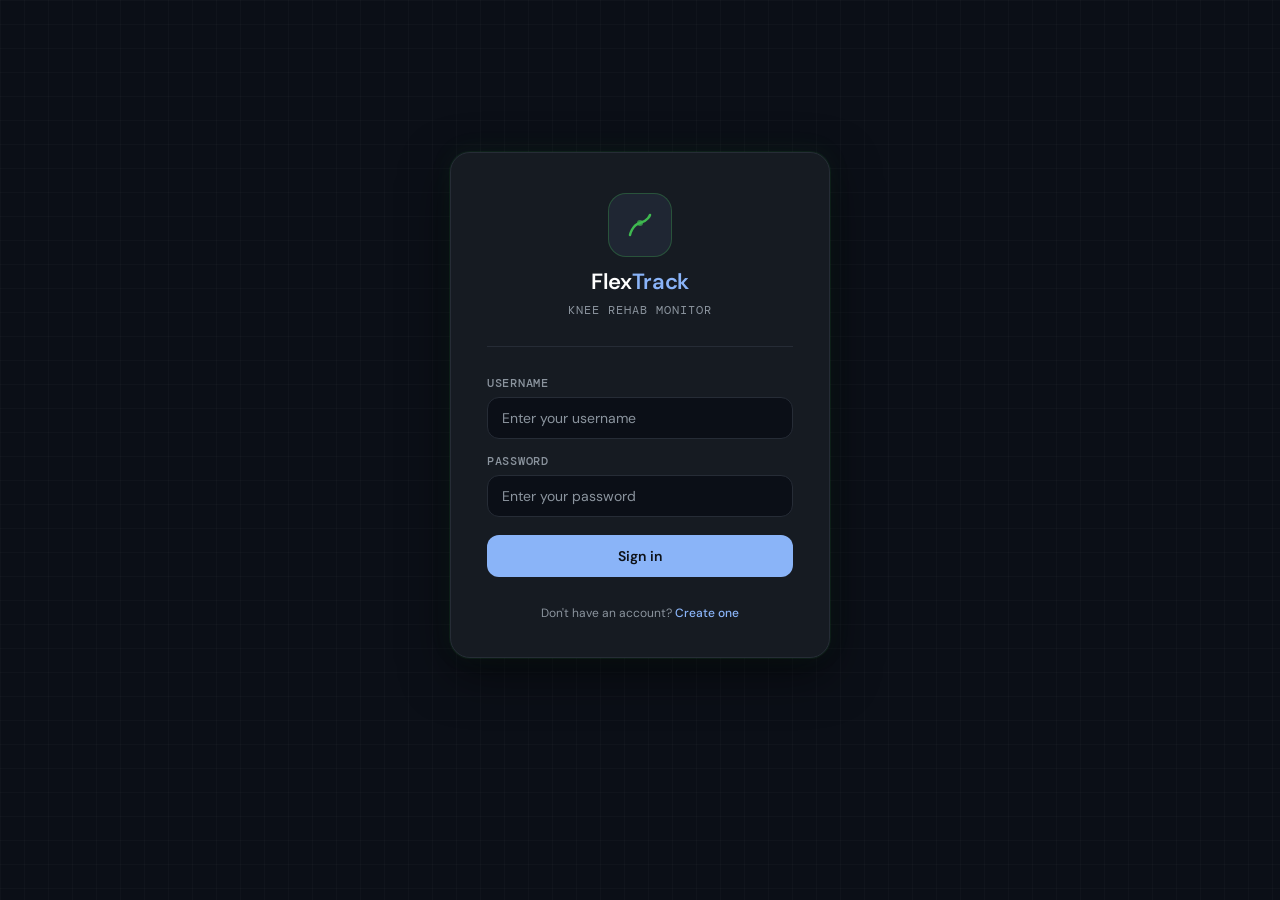
<file: index.html>
<!DOCTYPE html>
<html lang="en">

<head>
    <meta charset="UTF-8" />
    <meta name="viewport" content="width=device-width, initial-scale=1.0" />
    <title>FlexTrack — Login</title>

    <!-- Fonts -->
    <link
        href="https://fonts.googleapis.com/css2?family=DM+Sans:wght@300;400;500;600&family=DM+Mono:wght@400;500&display=swap"
        rel="stylesheet" />

    <!-- External CSS -->
    <link rel="stylesheet" href="index.css" />

     <!-- External JS -->
    <script src="index.js" defer></script>
</head>

<body>

    <div class="card">

        <!-- logo -->
        <div class="logo-wrap">
            <div class="logo-mark">
                <!-- simple knee-arc SVG icon -->
                <svg viewBox="0 0 36 36" fill="none" xmlns="http://www.w3.org/2000/svg">
                    <path d="M8 28 C8 28 10 18 18 16 C26 14 28 8 28 8" stroke="#3fb950" stroke-width="2.5"
                        stroke-linecap="round" />
                    <circle cx="18" cy="16" r="3" fill="#3fb950" opacity="0.7" />
                    <circle cx="18" cy="16" r="1.2" fill="#3fb950" />
                </svg>
            </div>
            <div class="logo-name">Flex<span>Track</span></div>
            <div class="logo-sub">Knee Rehab Monitor</div>
        </div>

        <div class="divider"></div>

        <!-- form -->
        <form class="form" onsubmit="handleLogin(event)">
            <div class="field">
                <label for="username">Username</label>
                <input id="username" type="text" placeholder="Enter your username" autocomplete="username" />
            </div>

            <div class="field">
                <label for="password">Password</label>
                <input id="password" type="password" placeholder="Enter your password"
                    autocomplete="current-password" />
            </div>

            <button type="submit" class="btn-submit">Sign in</button>
        </form>

        <div class="footer-link">
            Don't have an account? <a href="#">Create one</a>
        </div>

    </div>

    <script>
        function handleLogin(e) {
            e.preventDefault();
            // placeholder — wire to your backend or next page here
            alert('Login submitted — connect to your app flow here.');
        }
    </script>

</body>

</html>
</file>
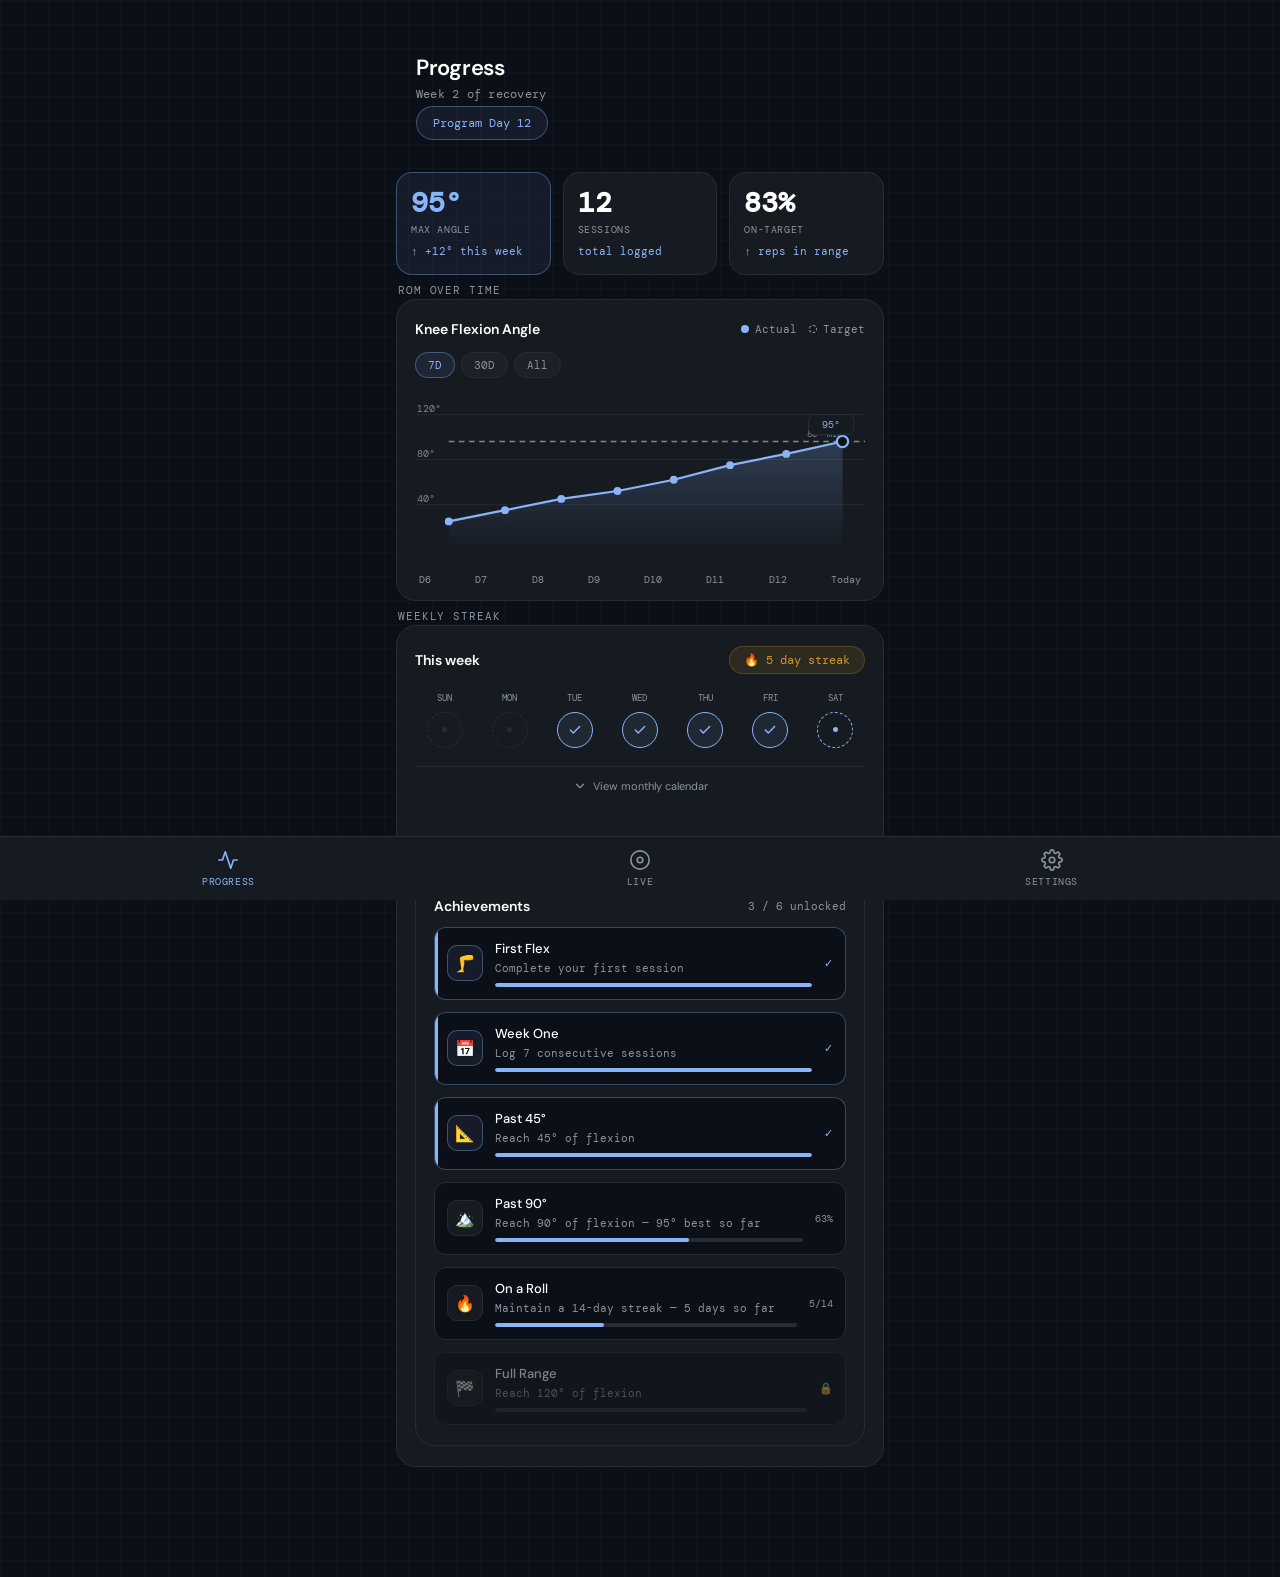
<file: dashboard.html>
<!DOCTYPE html>
<html lang="en">

<head>
    <meta charset="UTF-8" />
    <meta name="viewport" content="width=device-width, initial-scale=1.0" />
    <title>FlexTrack — Dashboard</title>

    <!-- Fonts -->
    <link
        href="https://fonts.googleapis.com/css2?family=DM+Sans:wght@300;400;500;600&family=DM+Mono:wght@400;500&display=swap"
        rel="stylesheet" />

    <!-- External CSS -->
    <link rel="stylesheet" href="index.css" />

    <!-- External JS -->
    <script src="index.js" defer></script>
</head>

<body>

    <div class="app-container">

        <!-- Header Section -->
        <div class="header">
            <div class="header-left">
                <h1>Progress</h1>
                <p>Week 2 of recovery</p>
            </div>
            <div class="program-badge">Program Day 12</div>
        </div>

        <!-- Stat Row -->
        <div class="stat-row">
            <div class="stat-card highlight">
                <div class="stat-value">95°</div>
                <div class="stat-sublabel">Max angle</div>
                <div class="stat-delta">↑ +12° this week</div>
            </div>
            <div class="stat-card">
                <div class="stat-value">12</div>
                <div class="stat-sublabel">Sessions</div>
                <div class="stat-delta text-muted">total logged</div>
            </div>
            <div class="stat-card">
                <div class="stat-value">83%</div>
                <div class="stat-sublabel">On-target</div>
                <div class="stat-delta">↑ reps in range</div>
            </div>
        </div>

        <!-- Graph Card -->
        <div class="section-label">ROM OVER TIME</div>
        <div class="graph-card">
            <div class="graph-header">
                <div class="graph-title">Knee Flexion Angle</div>
                <div class="graph-legend">
                    <div class="legend-item">
                        <div class="legend-dot legend-dot-actual"></div>Actual
                    </div>
                    <div class="legend-item">
                        <div class="legend-dot legend-dot-target"></div>Target
                    </div>
                </div>
            </div>

            <div class="range-pills">
                <div class="range-pill active">7D</div>
                <div class="range-pill">30D</div>
                <div class="range-pill">All</div>
            </div>

            <div class="graph-svg-wrap">
                <svg viewBox="0 0 400 140" preserveAspectRatio="none" xmlns="http://www.w3.org/2000/svg">
                    <line x1="0" y1="20" x2="400" y2="20" stroke="#2a3140" stroke-width="0.5" />
                    <line x1="0" y1="60" x2="400" y2="60" stroke="#2a3140" stroke-width="0.5" />
                    <line x1="0" y1="100" x2="400" y2="100" stroke="#2a3140" stroke-width="0.5" />
                    <text x="2" y="18" font-size="9" fill="#7d8590" font-family="DM Mono">120°</text>
                    <text x="2" y="58" font-size="9" fill="#7d8590" font-family="DM Mono">80°</text>
                    <text x="2" y="98" font-size="9" fill="#7d8590" font-family="DM Mono">40°</text>
                    <line x1="30" y1="44" x2="400" y2="44" stroke="#7d8590" stroke-width="1.2" stroke-dasharray="5 4" />
                    <text x="348" y="40" font-size="8" fill="#7d8590" font-family="DM Mono">80° min</text>
                    <defs>
                        <linearGradient id="areaGrad" x1="0" y1="0" x2="0" y2="1">
                            <stop offset="0%" stop-color="var(--accent)" stop-opacity="0.22" />
                            <stop offset="100%" stop-color="var(--accent)" stop-opacity="0.00" />
                        </linearGradient>
                    </defs>
                    <path d="M30 115 L80 105 L130 95 L180 88 L230 78 L280 65 L330 55 L380 44 L380 140 L30 140 Z"
                        fill="url(#areaGrad)" />
                    <polyline class="graph-line" points="30,115 80,105 130,95 180,88 230,78 280,65 330,55 380,44"
                        fill="none" stroke="currentColor" stroke-width="2" stroke-linecap="round"
                        stroke-linejoin="round" />
                    <circle class="graph-point" cx="30" cy="115" r="3.5" fill="currentColor" />
                    <circle class="graph-point" cx="80" cy="105" r="3.5" fill="currentColor" />
                    <circle class="graph-point" cx="130" cy="95" r="3.5" fill="currentColor" />
                    <circle class="graph-point" cx="180" cy="88" r="3.5" fill="currentColor" />
                    <circle class="graph-point" cx="230" cy="78" r="3.5" fill="currentColor" />
                    <circle class="graph-point" cx="280" cy="65" r="3.5" fill="currentColor" />
                    <circle class="graph-point" cx="330" cy="55" r="3.5" fill="currentColor" />
                    <circle class="graph-point-active" cx="380" cy="44" r="5" fill="#0d1117" stroke="currentColor"
                        stroke-width="2" />
                    <rect x="350" y="20" width="40" height="18" rx="5" fill="#161b22" stroke="#2a3140"
                        stroke-width="0.8" />
                    <text class="graph-tooltip-text" x="370" y="32" font-size="9" fill="currentColor"
                        font-family="DM Mono" text-anchor="middle">95°</text>
                </svg>
            </div>
            <div class="graph-x-labels">
                <span>D6</span><span>D7</span><span>D8</span>
                <span>D9</span><span>D10</span><span>D11</span>
                <span>D12</span><span>Today</span>
            </div>
        </div>

        <!-- Streak Card -->
        <div class="section-label">WEEKLY STREAK</div>
        <div class="streak-card">
            <div class="streak-header">
                <div class="streak-title">This week</div>
                <div class="streak-count">🔥 5 day streak</div>
            </div>

            <div class="streak-days">
                <div class="day-item">
                    <div class="day-label">Sun</div>
                    <div class="day-circle">
                        <div class="day-dot"></div>
                    </div>
                </div>
                <div class="day-item">
                    <div class="day-label">Mon</div>
                    <div class="day-circle">
                        <div class="day-dot"></div>
                    </div>
                </div>
                <div class="day-item">
                    <div class="day-label">Tue</div>
                    <div class="day-circle done">
                        <svg viewBox="0 0 24 24" fill="none" stroke="currentColor" stroke-width="2.5"
                            stroke-linecap="round" stroke-linejoin="round">
                            <path d="M20 6L9 17l-5-5" />
                        </svg>
                    </div>
                </div>
                <div class="day-item">
                    <div class="day-label">Wed</div>
                    <div class="day-circle done">
                        <svg viewBox="0 0 24 24" fill="none" stroke="currentColor" stroke-width="2.5"
                            stroke-linecap="round" stroke-linejoin="round">
                            <path d="M20 6L9 17l-5-5" />
                        </svg>
                    </div>
                </div>
                <div class="day-item">
                    <div class="day-label">Thu</div>
                    <div class="day-circle done">
                        <svg viewBox="0 0 24 24" fill="none" stroke="currentColor" stroke-width="2.5"
                            stroke-linecap="round" stroke-linejoin="round">
                            <path d="M20 6L9 17l-5-5" />
                        </svg>
                    </div>
                </div>
                <div class="day-item">
                    <div class="day-label">Fri</div>
                    <div class="day-circle done">
                        <svg viewBox="0 0 24 24" fill="none" stroke="currentColor" stroke-width="2.5"
                            stroke-linecap="round" stroke-linejoin="round">
                            <path d="M20 6L9 17l-5-5" />
                        </svg>
                    </div>
                </div>
                <div class="day-item">
                    <div class="day-label">Sat</div>
                    <div class="day-circle today">
                        <div class="day-dot day-dot-today"></div>
                    </div>
                </div>
            </div>

            <!-- Expand Toggle Button -->
            <button id="calendar-toggle" class="streak-expand" aria-expanded="false" aria-controls="calendar-tray">
                <svg class="expand-icon" width="14" height="14" viewBox="0 0 24 24" fill="none" stroke="currentColor"
                    stroke-width="2" stroke-linecap="round" stroke-linejoin="round">
                    <path d="M6 9l6 6 6-6" />
                </svg>
                <span class="expand-text">View monthly calendar</span>
            </button>

            <!-- Dropdown Container -->
            <div id="calendar-tray" class="calendar-tray hidden" aria-hidden="true">
                <div class="calendar-header">
                    <!-- Replaced single span with month selector & navigation buttons -->
                    <div class="calendar-month-selector">
                        <button type="button" class="btn-month-nav" id="prevMonth"
                            aria-label="Previous Month">&lt;</button>
                        <span class="calendar-month-title" id="calendarMonthLabel">August 2026</span>
                        <button type="button" class="btn-month-nav" id="nextMonth" aria-label="Next Month">&gt;</button>
                    </div>

                    <div class="calendar-legend">
                        <span class="legend-dot-completed"></span> Done
                        <span class="legend-dot-today"></span> Today
                    </div>
                </div>
                <div class="calendar-weekdays">
                    <span>S</span><span>M</span><span>T</span><span>W</span><span>T</span><span>F</span><span>S</span>
                </div>
                <div id="calendar-grid" class="calendar-grid"></div>
            </div>

            <!-- Goals Card -->
            <div class="section-label">GOALS &amp; MILESTONES</div>
            <div class="goals-card">
                <div class="goals-header">
                    <div class="goals-title">Achievements</div>
                    <div class="goals-progress-label">3 / 6 unlocked</div>
                </div>

                <div class="goal-item complete">
                    <div class="goal-icon">🦵</div>
                    <div class="goal-body">
                        <div class="goal-name">First Flex</div>
                        <div class="goal-desc">Complete your first session</div>
                        <div class="goal-bar-wrap">
                            <div class="goal-bar" style="width:100%"></div>
                        </div>
                    </div>
                    <div class="goal-status done">✓</div>
                </div>

                <div class="goal-item complete">
                    <div class="goal-icon">📅</div>
                    <div class="goal-body">
                        <div class="goal-name">Week One</div>
                        <div class="goal-desc">Log 7 consecutive sessions</div>
                        <div class="goal-bar-wrap">
                            <div class="goal-bar" style="width:100%"></div>
                        </div>
                    </div>
                    <div class="goal-status done">✓</div>
                </div>

                <div class="goal-item complete">
                    <div class="goal-icon">📐</div>
                    <div class="goal-body">
                        <div class="goal-name">Past 45°</div>
                        <div class="goal-desc">Reach 45° of flexion</div>
                        <div class="goal-bar-wrap">
                            <div class="goal-bar" style="width:100%"></div>
                        </div>
                    </div>
                    <div class="goal-status done">✓</div>
                </div>

                <div class="goal-item">
                    <div class="goal-icon">🏔️</div>
                    <div class="goal-body">
                        <div class="goal-name">Past 90°</div>
                        <div class="goal-desc">Reach 90° of flexion — 95° best so far</div>
                        <div class="goal-bar-wrap">
                            <div class="goal-bar" style="width:63%"></div>
                        </div>
                    </div>
                    <div class="goal-status goal-status-pct">63%</div>
                </div>

                <div class="goal-item">
                    <div class="goal-icon">🔥</div>
                    <div class="goal-body">
                        <div class="goal-name">On a Roll</div>
                        <div class="goal-desc">Maintain a 14-day streak — 5 days so far</div>
                        <div class="goal-bar-wrap">
                            <div class="goal-bar" style="width:36%"></div>
                        </div>
                    </div>
                    <div class="goal-status goal-status-pct">5/14</div>
                </div>

                <div class="goal-item locked">
                    <div class="goal-icon">🏁</div>
                    <div class="goal-body">
                        <div class="goal-name">Full Range</div>
                        <div class="goal-desc">Reach 120° of flexion</div>
                        <div class="goal-bar-wrap">
                            <div class="goal-bar" style="width:0%"></div>
                        </div>
                    </div>
                    <div class="goal-status">🔒</div>
                </div>

            </div>

        </div>

        <nav class="nav">
            <a class="nav-item active" href="dashboard.html">
                <svg viewBox="0 0 24 24" fill="none" stroke-width="1.8" stroke-linecap="round" stroke-linejoin="round">
                    <polyline points="22 12 18 12 15 21 9 3 6 12 2 12" />
                </svg>
                <span class="nav-label">Progress</span>
            </a>
            <a class="nav-item" href="feedback.html">
                <svg viewBox="0 0 24 24" fill="none" stroke-width="1.8" stroke-linecap="round" stroke-linejoin="round">
                    <circle cx="12" cy="12" r="10" />
                    <circle cx="12" cy="12" r="3" />
                </svg>
                <span class="nav-label">Live</span>
            </a>
            <a class="nav-item" href="settings.html">
                <svg viewBox="0 0 24 24" fill="none" stroke-width="1.8" stroke-linecap="round" stroke-linejoin="round">
                    <circle cx="12" cy="12" r="3" />
                    <path
                        d="M19.4 15a1.65 1.65 0 0 0 .33 1.82l.06.06a2 2 0 0 1-2.83 2.83l-.06-.06a1.65 1.65 0 0 0-1.82-.33 1.65 1.65 0 0 0-1 1.51V21a2 2 0 0 1-4 0v-.09A1.65 1.65 0 0 0 9 19.4a1.65 1.65 0 0 0-1.82.33l-.06.06a2 2 0 0 1-2.83-2.83l.06-.06A1.65 1.65 0 0 0 4.68 15a1.65 1.65 0 0 0-1.51-1H3a2 2 0 0 1 0-4h.09A1.65 1.65 0 0 0 4.6 9a1.65 1.65 0 0 0-.33-1.82l-.06-.06a2 2 0 0 1 2.83-2.83l.06.06A1.65 1.65 0 0 0 9 4.68a1.65 1.65 0 0 0 1-1.51V3a2 2 0 0 1 4 0v.09a1.65 1.65 0 0 0 1 1.51 1.65 1.65 0 0 0 1.82-.33l.06-.06a2 2 0 0 1 2.83 2.83l-.06.06A1.65 1.65 0 0 0 19.4 9a1.65 1.65 0 0 0 1.51 1H21a2 2 0 0 1 0 4h-.09a1.65 1.65 0 0 0-1.51 1z" />
                </svg>
                <span class="nav-label">Settings</span>
            </a>
        </nav>

</body>

</html>
</file>
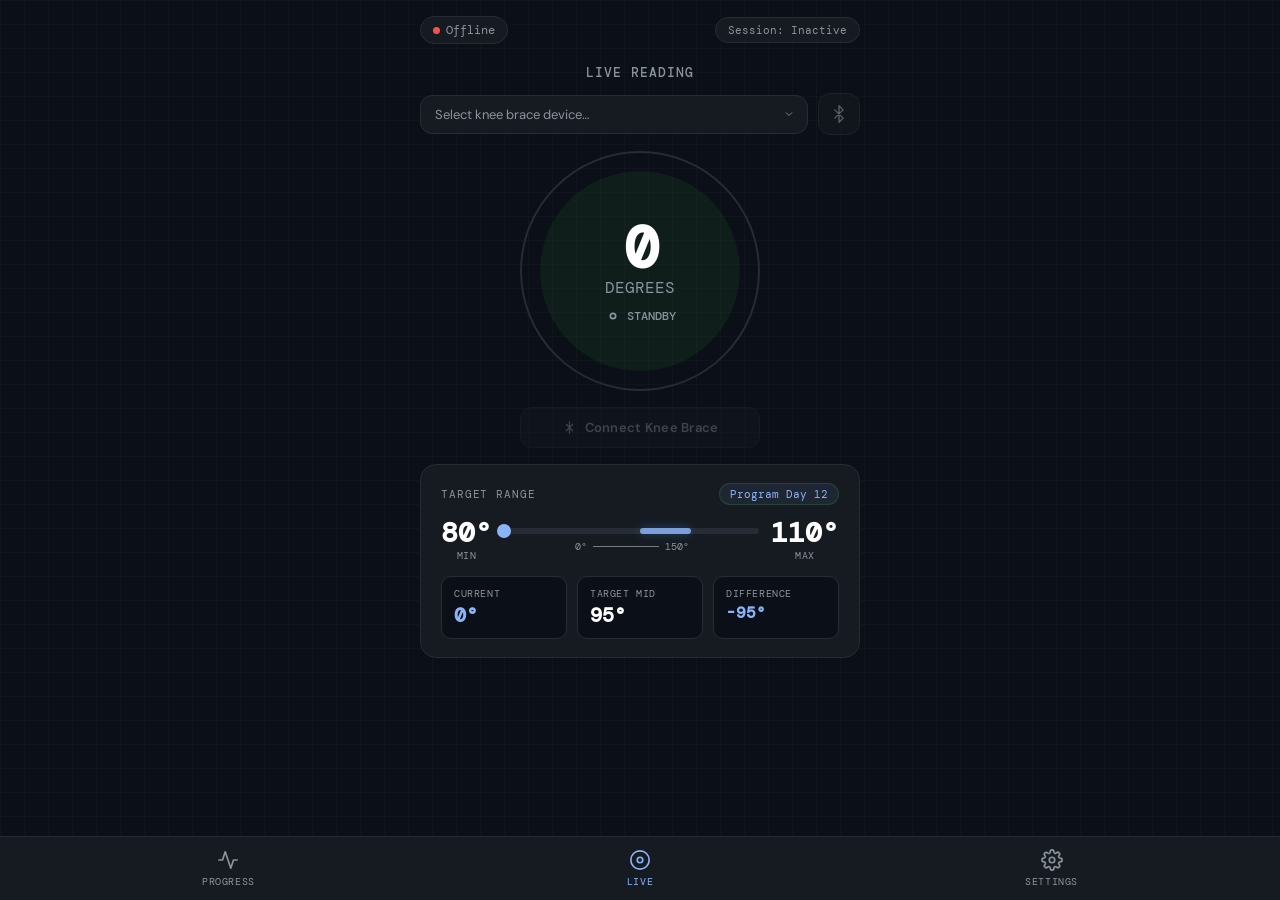
<file: feedback.html>
<!DOCTYPE html>
<html lang="en">

<head>
    <meta charset="UTF-8" />
    <meta name="viewport" content="width=device-width, initial-scale=1.0" />
    <title>FlexTrack — Live</title>

    <!-- Fonts -->
    <link
        href="https://fonts.googleapis.com/css2?family=DM+Sans:wght@300;400;500;600&family=DM+Mono:wght@400;500&display=swap"
        rel="stylesheet" />

    <!-- External CSS -->
    <link rel="stylesheet" href="index.css" />

    <!-- External JS -->
    <script src="index.js" defer></script>
</head>

<body>

    <!-- status bar -->
    <div class="status-bar">
        <div class="status-pill" id="statusPill">
            <div class="status-dot" id="statusDot"></div>
            <span class="status-text" id="statusText">Offline</span>
        </div>
        <!-- Clean text readout without outline/button styling -->
        <div class="session-badge" id="sessionStatus">Session: Inactive</div>
    </div>

    <div class="page-title">Live Reading</div>

    <div class="content">

        <!-- bluetooth selector -->
        <div class="ble-row">
            <select class="ble-select" id="bleSelect">
                <option value="">Select knee brace device…</option>
                <option value="brace1">FlexTrack Brace — Left</option>
                <option value="brace2">FlexTrack Brace — Right</option>
            </select>
            <!-- bluetooth icon -->
            <div class="ble-icon-btn" id="bleIconBtn">
                <svg viewBox="0 0 24 24" fill="none" xmlns="http://www.w3.org/2000/svg">
                    <!-- Changed stroke="#7d8590" to stroke="currentColor" -->
                    <path d="M6.5 6.5l11 11L12 23V1l5.5 5.5-11 11" stroke="currentColor" stroke-width="1.8"
                        stroke-linecap="round" stroke-linejoin="round" />
                </svg>
            </div>
        </div>

        <!-- angle circle -->
        <div class="circle-wrap">
            <div class="circle-ring">
                <div class="circle-inner">
                    <!-- 1. Middle angle readout (Initialized to 0 for standby) -->
                    <div class="circle-angle">0</div>
                    <div class="circle-unit">DEGREES</div>

                    <!-- 2. Dynamic state label (Targeted via the inner <span>) -->
                    <div class="circle-state">
                        <svg viewBox="0 0 24 24" fill="none" stroke="currentColor" stroke-width="2.5"
                            stroke-linecap="round" stroke-linejoin="round">
                            <circle cx="12" cy="12" r="4" />
                        </svg>
                        <span>STANDBY</span>
                    </div>
                </div>
            </div>
        </div>

        <!-- connect button -->
        <button class="btn-connect" id="btnConnect" disabled>
            <svg viewBox="0 0 24 24" fill="none" stroke="currentColor" stroke-width="2">
                <path d="M6.5 6.5l11 11M6.5 17.5l11-11M12 2v20"/>
            </svg>
            Connect Knee Brace
        </button>

        <!-- target range card -->
        <div class="target-card">

            <div class="target-card-header">
                <div class="target-label">Target Range</div>
                <div class="target-program">Program Day 12</div>
            </div>

            <!-- visual range track -->
            <div class="target-range-row">
                <div class="range-value">
                    <div class="range-number">80°</div>
                    <div class="range-sublabel">Min</div>
                </div>
                <div class="range-track-wrap">
                    <div class="range-track">
                        <div class="range-fill"></div>
                        <div class="range-marker"></div>
                    </div>
                    <div class="range-track-label">0° ——————————— 150°</div>
                </div>
                <div class="range-value">
                    <div class="range-number">110°</div>
                    <div class="range-sublabel">Max</div>
                </div>
            </div>

            <!-- numeric comparison chips -->
            <div class="comparison-row">
                <div class="comparison-chip">
                    <div class="chip-label">Current</div>
                    <div class="chip-value green">95°</div>
                </div>
                <div class="comparison-chip">
                    <div class="chip-label">Target mid</div>
                    <div class="chip-value">95°</div>
                </div>
                <div class="comparison-chip">
                    <div class="chip-label">Difference</div>
                    <div class="chip-value delta">+0°</div>
                </div>
            </div>

        </div>

    </div>

    <!-- bottom nav -->
    <nav class="nav">
        <a class="nav-item" href="dashboard.html">
          <svg viewBox="0 0 24 24" fill="none" stroke-width="1.8" stroke-linecap="round" stroke-linejoin="round">
            <polyline points="22 12 18 12 15 21 9 3 6 12 2 12" />
          </svg>
          <span class="nav-label">Progress</span>
        </a>
        <!-- Active state moved to Live -->
        <a class="nav-item active" href="feedback.html">
          <svg viewBox="0 0 24 24" fill="none" stroke-width="1.8" stroke-linecap="round" stroke-linejoin="round">
            <circle cx="12" cy="12" r="10" />
            <circle cx="12" cy="12" r="3" />
          </svg>
          <span class="nav-label">Live</span>
        </a>
        <a class="nav-item" href="settings.html">
          <svg viewBox="0 0 24 24" fill="none" stroke-width="1.8" stroke-linecap="round" stroke-linejoin="round">
            <circle cx="12" cy="12" r="3" />
            <path d="M19.4 15a1.65 1.65 0 0 0 .33 1.82l.06.06a2 2 0 0 1-2.83 2.83l-.06-.06a1.65 1.65 0 0 0-1.82-.33 1.65 1.65 0 0 0-1 1.51V21a2 2 0 0 1-4 0v-.09A1.65 1.65 0 0 0 9 19.4a1.65 1.65 0 0 0-1.82.33l-.06.06a2 2 0 0 1-2.83-2.83l.06-.06A1.65 1.65 0 0 0 4.68 15a1.65 1.65 0 0 0-1.51-1H3a2 2 0 0 1 0-4h.09A1.65 1.65 0 0 0 4.6 9a1.65 1.65 0 0 0-.33-1.82l-.06-.06a2 2 0 0 1 2.83-2.83l.06.06A1.65 1.65 0 0 0 9 4.68a1.65 1.65 0 0 0 1-1.51V3a2 2 0 0 1 4 0v.09a1.65 1.65 0 0 0 1 1.51 1.65 1.65 0 0 0 1.82-.33l.06-.06a2 2 0 0 1 2.83 2.83l-.06.06A1.65 1.65 0 0 0 19.4 9a1.65 1.65 0 0 0 1.51 1H21a2 2 0 0 1 0 4h-.09a1.65 1.65 0 0 0-1.51 1z" />
          </svg>
          <span class="nav-label">Settings</span>
        </a>
      </nav>

</body>

</html>
</file>
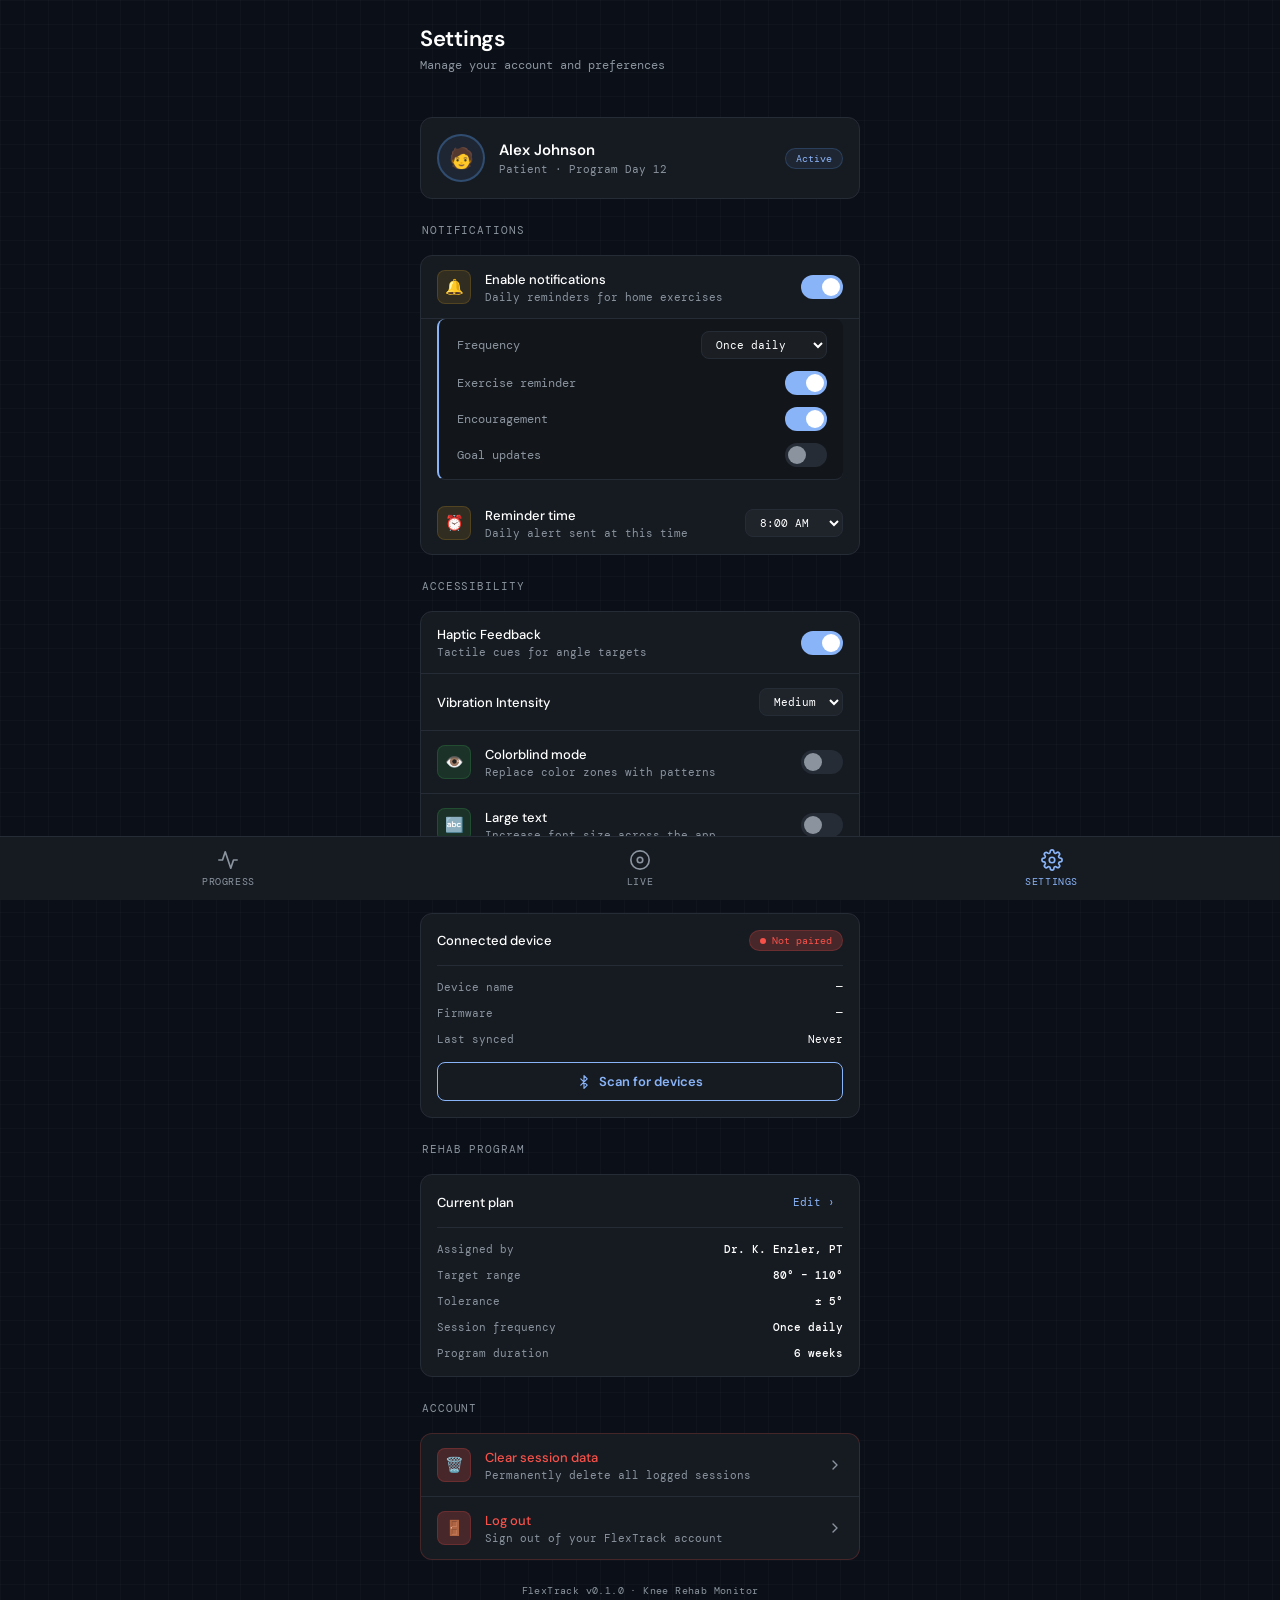
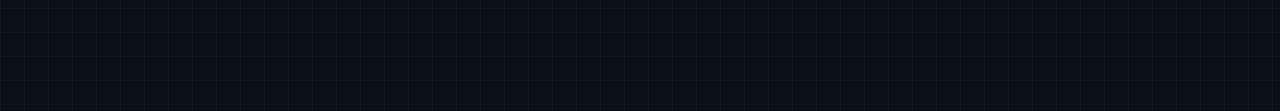
<file: settings.html>
<!DOCTYPE html>
<html lang="en">

<head>
    <meta charset="UTF-8" />
    <meta name="viewport" content="width=device-width, initial-scale=1.0" />
    <title>FlexTrack — Settings</title>

    <!-- Fonts -->
    <link
        href="https://fonts.googleapis.com/css2?family=DM+Sans:wght@300;400;500;600&family=DM+Mono:wght@400;500&display=swap"
        rel="stylesheet" />

    <!-- External CSS -->
    <link rel="stylesheet" href="index.css" />

    <!-- External JS -->
    <script src="index.js" defer></script>
</head>

<body>

    <!-- Header -->
    <div class="header">
        <h1>Settings</h1>
        <p>Manage your account and preferences</p>
    </div>

    <div class="content">

        <!-- Profile Card -->
        <div class="profile-card">
            <div class="avatar">🧑</div>
            <div class="profile-info">
                <div class="profile-name">Alex Johnson</div>
                <div class="profile-meta">Patient · Program Day 12</div>
            </div>
            <div class="profile-badge">Active</div>
        </div>

        <!-- Notifications -->
        <div class="section-label">Notifications</div>
        <div class="settings-group">

            <!-- Master Toggle -->
            <div class="setting-row">
                <div class="setting-icon amber">🔔</div>
                <div class="setting-body">
                    <div class="setting-title">Enable notifications</div>
                    <div class="setting-desc">Daily reminders for home exercises</div>
                </div>
                <label class="toggle">
                    <input type="checkbox" checked />
                    <div class="toggle-track">
                        <div class="toggle-thumb"></div>
                    </div>
                </label>
            </div>

            <!-- Sub-options -->
            <div class="notif-sub">
                <div class="notif-sub-row">
                    <div class="notif-sub-label">Frequency</div>
                    <select class="setting-select">
                        <option>Once daily</option>
                        <option>Twice daily</option>
                        <option>Every 2 days</option>
                        <option>Every 3 days</option>
                        <option>Every week</option>
                    </select>
                </div>
                <div class="notif-sub-row">
                    <div class="notif-sub-label">Exercise reminder</div>
                    <label class="toggle">
                        <input type="checkbox" checked />
                        <div class="toggle-track">
                            <div class="toggle-thumb"></div>
                        </div>
                    </label>
                </div>
                <div class="notif-sub-row">
                    <div class="notif-sub-label">Encouragement</div>
                    <label class="toggle">
                        <input type="checkbox" checked />
                        <div class="toggle-track">
                            <div class="toggle-thumb"></div>
                        </div>
                    </label>
                </div>
                <div class="notif-sub-row">
                    <div class="notif-sub-label">Goal updates</div>
                    <label class="toggle">
                        <input type="checkbox" />
                        <div class="toggle-track">
                            <div class="toggle-thumb"></div>
                        </div>
                    </label>
                </div>
            </div>

            <!-- Reminder Time -->
            <div class="setting-row">
                <div class="setting-icon amber">⏰</div>
                <div class="setting-body">
                    <div class="setting-title">Reminder time</div>
                    <div class="setting-desc">Daily alert sent at this time</div>
                </div>
                <select class="setting-select">
                    <option selected>8:00 AM</option>
                    <option>9:00 AM</option>
                    <option>10:00 AM</option>
                    <option>11:00 AM</option>
                    <option>12:00 PM</option>
                    <option>1:00 PM</option>
                    <option>2:00 PM</option>
                    <option>3:00 PM</option>
                    <option>4:00 PM</option>
                    <option>5:00 PM</option>
                    <option>6:00 PM</option>
                    <option>7:00 PM</option>
                    <option>8:00 PM</option>
                    <option>9:00 PM</option>
                    <option>10:00 PM</option>
                </select>
            </div>

        </div>

        <!-- Accessibility -->
        <div class="section-label">Accessibility</div>
        <div class="settings-group">

            <!-- Haptic Feedback Row -->
            <div class="setting-row">
                <div class="setting-body">
                    <div class="setting-title">Haptic Feedback</div>
                    <div class="setting-desc">Tactile cues for angle targets</div>
                </div>
                <div class="setting-action">
                    <label class="toggle" id="haptic-toggle">
                        <input type="checkbox" checked>
                        <span class="toggle-track"><span class="toggle-thumb"></span></span>
                    </label>
                </div>
            </div>

            <!-- Vibration Intensity Row -->
            <div class="setting-row" id="haptic-intensity-row">
                <div class="setting-body">
                    <div class="setting-title">Vibration Intensity</div>
                </div>
                <div class="setting-action">
                    <select class="setting-select">
                        <option value="low">Low</option>
                        <option value="medium" selected>Medium</option>
                        <option value="high">High</option>
                    </select>
                </div>
            </div>

            <!-- Colorblind Mode -->
            <div class="setting-row">
                <div class="setting-icon green">👁️</div>
                <div class="setting-body">
                    <div class="setting-title">Colorblind mode</div>
                    <div class="setting-desc">Replace color zones with patterns</div>
                </div>
                <label class="toggle">
                    <input type="checkbox" />
                    <div class="toggle-track">
                        <div class="toggle-thumb"></div>
                    </div>
                </label>
            </div>

            <!-- Text Size -->
            <div class="setting-row">
                <div class="setting-icon green">🔤</div>
                <div class="setting-body">
                    <div class="setting-title">Large text</div>
                    <div class="setting-desc">Increase font size across the app</div>
                </div>
                <label class="toggle">
                    <input type="checkbox" />
                    <div class="toggle-track">
                        <div class="toggle-thumb"></div>
                    </div>
                </label>
            </div>

        </div>

        <!-- Brace Device -->
        <div class="section-label">Brace device</div>
        <div class="brace-card">
            <div class="brace-card-header">
                <div class="brace-card-title">Connected device</div>
                <div class="brace-status">
                    <div class="brace-status-dot"></div>
                    Not paired
                </div>
            </div>
            <div class="program-divider"></div>
            <div class="brace-detail-row">
                <div class="brace-detail-label">Device name</div>
                <div class="brace-detail-value">—</div>
            </div>
            <div class="brace-detail-row">
                <div class="brace-detail-label">Firmware</div>
                <div class="brace-detail-value">—</div>
            </div>
            <div class="brace-detail-row">
                <div class="brace-detail-label">Last synced</div>
                <div class="brace-detail-value">Never</div>
            </div>
            <button class="btn-scan">
                <svg viewBox="0 0 24 24" fill="none" stroke="currentColor" stroke-width="2" stroke-linecap="round"
                    stroke-linejoin="round">
                    <path d="M6.5 6.5l11 11L12 23V1l5.5 5.5-11 11" />
                </svg>
                Scan for devices
            </button>
        </div>

        <!-- Rehab Program -->
        <div class="section-label">Rehab program</div>
        <div class="program-card">
            <div class="program-card-header">
                <div class="program-card-title">Current plan</div>
                <div class="program-edit">Edit ›</div>
            </div>
            <div class="program-divider"></div>
            <div class="program-row">
                <div class="program-key">Assigned by</div>
                <div class="program-val">Dr. K. Enzler, PT</div>
            </div>
            <div class="program-row">
                <div class="program-key">Target range</div>
                <div class="program-val">80° – 110°</div>
            </div>
            <div class="program-row">
                <div class="program-key">Tolerance</div>
                <div class="program-val">± 5°</div>
            </div>
            <div class="program-row">
                <div class="program-key">Session frequency</div>
                <div class="program-val">Once daily</div>
            </div>
            <div class="program-row">
                <div class="program-key">Program duration</div>
                <div class="program-val">6 weeks</div>
            </div>
        </div>

        <!-- Danger Zone -->
        <div class="section-label">Account</div>
        <div class="danger-group">
            <div class="danger-row" id="btn-clear-data">
                <div class="danger-icon">🗑️</div>
                <div class="setting-body">
                    <div class="danger-title">Clear session data</div>
                    <div class="danger-desc">Permanently delete all logged sessions</div>
                </div>
                <div class="setting-chevron">
                    <svg viewBox="0 0 24 24" fill="none" stroke="currentColor" stroke-width="2" stroke-linecap="round"
                        stroke-linejoin="round">
                        <path d="M9 18l6-6-6-6" />
                    </svg>
                </div>
            </div>
            <div class="danger-row" id="btn-logout">
                <div class="danger-icon">🚪</div>
                <div class="setting-body">
                    <div class="danger-title">Log out</div>
                    <div class="danger-desc">Sign out of your FlexTrack account</div>
                </div>
                <div class="setting-chevron">
                    <svg viewBox="0 0 24 24" fill="none" stroke="currentColor" stroke-width="2" stroke-linecap="round"
                        stroke-linejoin="round">
                        <path d="M9 18l6-6-6-6" />
                    </svg>
                </div>
            </div>
        </div>

        <div class="app-footer">FlexTrack v0.1.0 · Knee Rehab Monitor</div>

    </div>

    <!-- Bottom Nav -->
    <nav class="nav">
        <a class="nav-item" href="dashboard.html">
            <svg viewBox="0 0 24 24" fill="none" stroke-width="1.8" stroke-linecap="round" stroke-linejoin="round">
                <polyline points="22 12 18 12 15 21 9 3 6 12 2 12" />
            </svg>
            <span class="nav-label">Progress</span>
        </a>
        <a class="nav-item" href="feedback.html">
            <svg viewBox="0 0 24 24" fill="none" stroke-width="1.8" stroke-linecap="round" stroke-linejoin="round">
                <circle cx="12" cy="12" r="10" />
                <circle cx="12" cy="12" r="3" />
            </svg>
            <span class="nav-label">Live</span>
        </a>
        <!-- Active state moved to Settings -->
        <a class="nav-item active" href="settings.html">
            <svg viewBox="0 0 24 24" fill="none" stroke-width="1.8" stroke-linecap="round" stroke-linejoin="round">
                <circle cx="12" cy="12" r="3" />
                <path
                    d="M19.4 15a1.65 1.65 0 0 0 .33 1.82l.06.06a2 2 0 0 1-2.83 2.83l-.06-.06a1.65 1.65 0 0 0-1.82-.33 1.65 1.65 0 0 0-1 1.51V21a2 2 0 0 1-4 0v-.09A1.65 1.65 0 0 0 9 19.4a1.65 1.65 0 0 0-1.82.33l-.06.06a2 2 0 0 1-2.83-2.83l.06-.06A1.65 1.65 0 0 0 4.68 15a1.65 1.65 0 0 0-1.51-1H3a2 2 0 0 1 0-4h.09A1.65 1.65 0 0 0 4.6 9a1.65 1.65 0 0 0-.33-1.82l-.06-.06a2 2 0 0 1 2.83-2.83l.06.06A1.65 1.65 0 0 0 9 4.68a1.65 1.65 0 0 0 1-1.51V3a2 2 0 0 1 4 0v.09a1.65 1.65 0 0 0 1 1.51 1.65 1.65 0 0 0 1.82-.33l.06-.06a2 2 0 0 1 2.83 2.83l-.06.06A1.65 1.65 0 0 0 19.4 9a1.65 1.65 0 0 0 1.51 1H21a2 2 0 0 1 0 4h-.09a1.65 1.65 0 0 0-1.51 1z" />
            </svg>
            <span class="nav-label">Settings</span>
        </a>
    </nav>

    <!-- Danger Zone Safety Confirmation Modal Overlay -->
    <div class="modal-overlay" id="confirmModal">
        <div class="modal-card">
            <div class="modal-title" id="modalTitle">⚠️ Confirmation</div>
            <div class="modal-body" id="modalBody">Are you sure?</div>
            <div class="modal-actions">
                <button type="button" class="btn-modal btn-cancel" id="btnCancelModal">Cancel</button>
                <button type="button" class="btn-modal btn-confirm" id="btnConfirmModal">Confirm</button>
            </div>
        </div>
    </div>

    <!-- Edit Calibration Values Modal Overlay -->
    <div class="modal-overlay" id="editModal">
        <div class="modal-card edit-modal-card">
            <div class="modal-title">
                <span>⚙️</span> Edit Parameters & Thresholds
            </div>
            <div class="modal-body">
                <p class="modal-intro-text">
                    Modify current limits and parameters. Saving updates active plan configuration immediately.
                </p>

                <table class="edit-table" id="editParamsTable">
                    <thead>
                        <tr>
                            <th>Parameter</th>
                            <th>Current Value</th>
                        </tr>
                    </thead>
                    <tbody>
                        <!-- Dynamically populated via JS -->
                    </tbody>
                </table>
            </div>
            <div class="modal-actions">
                <button type="button" class="btn-modal btn-cancel" id="btnCancelEdit">Cancel</button>
                <button type="button" class="btn-modal btn-confirm" id="btnSaveEdit">Save Changes</button>
            </div>
        </div>
    </div>

</body>

</html>
</file>
<file: index.css>
/* ==========================================================================
   1. RESETS & CSS VARIABLES (Shared across all pages)
   ========================================================================== */
*,
*::before,
*::after {
    box-sizing: border-box;
    margin: 0;
    padding: 0;
}

:root {
    --bg: #0d1117;
    --surface: #161b22;
    --border: #2a3140;
    --text: #e6edf3;
    --muted: #7d8590;

    /* BRAND & UI ACCENT (Cool Neutral Slate / Tech Blue) */
    --accent: #58a6ff;
    --accent-dim: rgba(88, 166, 255, 0.12);

    /* TELEMETRY READOUT STATES (Strictly reserved for live sensor readings) */
    --telemetry-green: #3fb950;
    --telemetry-green-bg: rgba(63, 185, 80, 0.15);

    --telemetry-yellow: #d29922;
    --telemetry-yellow-bg: rgba(210, 153, 34, 0.15);

    --telemetry-red: #f85149;
    --telemetry-red-bg: rgba(248, 81, 73, 0.22);

    /* STATUS WARNINGS */
    --warn: #f85149;
    --caution: #d29922;

    --radius: 12px;
    --nav-h: 64px;
}

body {
    min-height: 100vh;
    background: var(--bg);
    font-family: 'DM Sans', sans-serif;
    color: var(--text);
    display: flex;
    flex-direction: column;
    align-items: center;
    justify-content: center;
    /* Adjust dynamically per layout if needed */
    background-image:
        linear-gradient(rgba(63, 185, 80, 0.03) 1px, transparent 1px),
        linear-gradient(90deg, rgba(63, 185, 80, 0.03) 1px, transparent 1px);
    background-size: 40px 40px;
}

/* ==========================================================================
     2. SHARED COMPONENTS (Buttons, Logos, Nav, Typography)
     ========================================================================== */
/* Header / Title */
.page-title {
    font-size: 13px;
    font-weight: 500;
    color: var(--muted);
    font-family: 'DM Mono', monospace;
    letter-spacing: 0.08em;
    text-transform: uppercase;
    margin-top: 20px;
}

/* Logo */
.logo-wrap {
    display: flex;
    flex-direction: column;
    align-items: center;
    gap: 10px;
}

.logo-mark {
    width: 64px;
    height: 64px;
    border-radius: 18px;
    background: var(--accent-dim);
    border: 1.5px solid rgba(63, 185, 80, 0.3);
    display: flex;
    align-items: center;
    justify-content: center;
}

.logo-mark svg {
    width: 36px;
    height: 36px;
}

.logo-name {
    font-size: 22px;
    font-weight: 600;
    letter-spacing: -0.4px;
    color: var(--text);
}

.logo-name span {
    color: var(--accent);
}

.logo-sub {
    font-size: 12px;
    color: var(--muted);
    font-family: 'DM Mono', monospace;
    letter-spacing: 0.08em;
    text-transform: uppercase;
    margin-top: -4px;
}

/* Divider */
.divider {
    width: 100%;
    height: 1px;
    background: var(--border);
}

/* Form Controls */
.field {
    display: flex;
    flex-direction: column;
    gap: 6px;
}

.field label {
    font-size: 12px;
    font-weight: 500;
    color: var(--muted);
    font-family: 'DM Mono', monospace;
    letter-spacing: 0.06em;
    text-transform: uppercase;
}

.field input {
    width: 100%;
    padding: 11px 14px;
    background: var(--bg);
    border: 1px solid var(--border);
    border-radius: var(--radius);
    color: var(--text);
    font-family: 'DM Sans', sans-serif;
    font-size: 14px;
    outline: none;
    transition: border-color 0.15s, box-shadow 0.15s;
}

.field input::placeholder {
    color: var(--muted);
}

.field input:focus {
    border-color: var(--accent);
    box-shadow: 0 0 0 3px rgba(63, 185, 80, 0.15);
}

/* Bottom Navigation */
.nav {
    position: fixed;
    bottom: 0;
    left: 0;
    right: 0;
    height: var(--nav-h);
    background: var(--surface);
    border-top: 1px solid var(--border);
    display: flex;
    align-items: center;
    justify-content: space-around;
    padding: 0 16px;
}

.nav-item {
    display: flex;
    flex-direction: column;
    align-items: center;
    gap: 4px;
    cursor: pointer;
    padding: 8px 20px;
    border-radius: 10px;
    transition: background 0.15s;
    text-decoration: none;
}

.nav-item:hover {
    background: var(--accent-dim);
}

.nav-item svg {
    width: 22px;
    height: 22px;
    stroke: var(--muted);
}

.nav-item.active svg {
    stroke: var(--accent);
}

.nav-label {
    font-size: 10px;
    font-family: 'DM Mono', monospace;
    color: var(--muted);
    text-transform: uppercase;
    letter-spacing: 0.06em;
}

.nav-item.active .nav-label {
    color: var(--accent);
}


/* ==========================================================================
     3. LOGIN PAGE SPECIFICS
     ========================================================================== */
.card {
    width: 100%;
    max-width: 380px;
    padding: 40px 36px 36px;
    background: var(--surface);
    border: 1px solid var(--border);
    border-radius: 20px;
    display: flex;
    flex-direction: column;
    align-items: center;
    gap: 28px;
    box-shadow:
        0 0 0 1px rgba(63, 185, 80, 0.08),
        0 -2px 24px rgba(63, 185, 80, 0.07),
        0 16px 48px rgba(0, 0, 0, 0.5);
}

.form {
    width: 100%;
    display: flex;
    flex-direction: column;
    gap: 14px;
}

.btn-submit {
    width: 100%;
    padding: 12px;
    margin-top: 4px;
    background: var(--accent);
    color: #0d1117;
    font-family: 'DM Sans', sans-serif;
    font-size: 14px;
    font-weight: 600;
    border: none;
    border-radius: var(--radius);
    cursor: pointer;
    letter-spacing: 0.01em;
    transition: opacity 0.15s, transform 0.1s;
}

.btn-submit:hover {
    opacity: 0.88;
}

.btn-submit:active {
    transform: scale(0.98);
}

.footer-link {
    font-size: 12px;
    color: var(--muted);
    text-align: center;
}

.footer-link a {
    color: var(--accent);
    text-decoration: none;
    font-weight: 500;
}

.footer-link a:hover {
    text-decoration: underline;
}


/* ==========================================================================
     4. LIVE READING SPECIFICS
     ========================================================================== */
.status-bar {
    width: 100%;
    max-width: 480px;
    display: flex;
    align-items: center;
    justify-content: space-between;
    padding: 16px 20px 0;
}

.status-pill {
    display: flex;
    align-items: center;
    gap: 6px;
    background: var(--surface);
    border: 1px solid var(--border);
    border-radius: 99px;
    padding: 5px 12px;
    font-size: 12px;
    font-family: 'DM Mono', monospace;
    color: var(--muted);
}

.status-dot {
    width: 7px;
    height: 7px;
    border-radius: 50%;
    background: var(--warn);
}

.session-badge {
    font-size: 11px;
    font-family: 'DM Mono', monospace;
    color: var(--muted);
    background: var(--surface);
    border: 1px solid var(--border);
    border-radius: 99px;
    padding: 5px 12px;
}

.content {
    width: 100%;
    max-width: 480px;
    flex: 1;
    display: flex;
    flex-direction: column;
    align-items: center;
    padding: 20px 20px calc(var(--nav-h) + 20px);
    gap: 20px;
}

.ble-row {
    width: 100%;
    display: flex;
    gap: 10px;
    align-items: center;
}

.ble-select {
    flex: 1;
    padding: 10px 14px;
    background: var(--surface);
    border: 1px solid var(--border);
    border-radius: var(--radius);
    color: var(--muted);
    font-family: 'DM Sans', sans-serif;
    font-size: 13px;
    outline: none;
    appearance: none;
    background-image: url("data:image/svg+xml,%3Csvg xmlns='http://www.w3.org/2000/svg' width='12' height='12' viewBox='0 0 24 24' fill='none' stroke='%237d8590' stroke-width='2'%3E%3Cpath d='M6 9l6 6 6-6'/%3E%3C/svg%3E");
    background-repeat: no-repeat;
    background-position: right 12px center;
    cursor: pointer;
}

.ble-select option {
    background: var(--surface);
}

.ble-icon-btn {
    width: 42px;
    height: 42px;
    border-radius: var(--radius);
    background: var(--surface);
    border: 1px solid var(--border);
    display: flex;
    align-items: center;
    justify-content: center;
    cursor: pointer;
    flex-shrink: 0;
    color: var(--muted, #7d8590);
    opacity: 0.6;
    transition: all 0.25s ease;
}

.ble-icon-btn svg {
    width: 18px;
    height: 18px;
}

.ble-icon-btn svg path {
    stroke: currentColor;
    fill: none;
    /* Keeps the inner loops transparent so the box background shows through */
    transition: stroke 0.25s ease;
}

/* Active state when a device is selected */
.ble-icon-btn.selected {
    background: var(--accent, #58a6ff);
    /* Solid blue fill inside the box */
    border-color: var(--accent, #58a6ff);
    color: #ffffff;
    /* Forces the SVG symbol to render crisp white */
    opacity: 1;
}

.ble-icon-btn.selected svg path {
    stroke: #ffffff;
    /* Explicit crisp white for the icon stroke */
    fill: none;
}

.circle-wrap {
    position: relative;
    display: flex;
    align-items: center;
    justify-content: center;
}

.circle-ring {
    width: 240px;
    height: 240px;
    border-radius: 50%;
    background: var(--accent-dim);
    border: 2px solid rgba(63, 185, 80, 0.25);
    box-shadow:
        0 0 0 8px rgba(63, 185, 80, 0.04),
        0 0 40px rgba(63, 185, 80, 0.10);
    display: flex;
    align-items: center;
    justify-content: center;
    transition: background 0.3s, border-color 0.3s, box-shadow 0.3s;
}

.circle-inner {
    width: 200px;
    height: 200px;
    border-radius: 50%;
    background: rgba(63, 185, 80, 0.08);
    display: flex;
    flex-direction: column;
    align-items: center;
    justify-content: center;
    gap: 4px;
}

.circle-angle {
    font-size: 58px;
    font-weight: 600;
    font-family: 'DM Mono', monospace;
    color: var(--text);
    line-height: 1;
    letter-spacing: -2px;
}

.circle-unit {
    font-size: 16px;
    font-weight: 400;
    color: var(--muted);
    font-family: 'DM Mono', monospace;
    margin-top: -4px;
}

.circle-state {
    margin-top: 6px;
    display: flex;
    align-items: center;
    gap: 6px;
    font-size: 12px;
    font-weight: 500;
    color: var(--accent);
    font-family: 'DM Mono', monospace;
}

.circle-state svg {
    width: 16px;
    height: 16px;
}

.btn-connect {
    width: 100%;
    max-width: 240px;
    padding: 11px;
    background: transparent;
    border: 1px solid var(--accent);
    border-radius: var(--radius);
    color: var(--accent);
    font-family: 'DM Sans', sans-serif;
    font-size: 13px;
    font-weight: 600;
    cursor: pointer;
    letter-spacing: 0.02em;
    display: flex;
    align-items: center;
    justify-content: center;
    gap: 8px;
}

.btn-connect svg {
    width: 15px;
    height: 15px;
}

/* Disabled state for the connect button */
.btn-connect:disabled {
    background: var(--surface, #161b22);
    border-color: var(--border, #2a3140);
    color: var(--muted, #7d8590);
    opacity: 0.4;
    cursor: not-allowed;
    pointer-events: none;
    /* Prevents click events entirely */
    box-shadow: none;
    transition: all 0.25s ease;
}

.target-card {
    width: 100%;
    background: var(--surface);
    border: 1px solid var(--border);
    border-radius: 16px;
    padding: 18px 20px;
    display: flex;
    flex-direction: column;
    gap: 14px;
}

.target-card-header {
    display: flex;
    align-items: center;
    justify-content: space-between;
}

.target-label {
    font-size: 11px;
    font-family: 'DM Mono', monospace;
    letter-spacing: 0.08em;
    text-transform: uppercase;
    color: var(--muted);
}

.target-program {
    font-size: 11px;
    font-family: 'DM Mono', monospace;
    border: 1px solid rgba(63, 185, 80, 0.2);
    border-radius: 99px;
    padding: 3px 10px;
    color: var(--accent);
    background: var(--accent-dim);
}

.target-range-row {
    display: flex;
    align-items: center;
    justify-content: space-between;
    gap: 12px;
} 

/* Represents the active blue target zone (80° to 110° on a 0°-150° scale) */
.target-range-bg {
    position: absolute;
    left: 53.33%;
    width: 20%; /* 73.33% - 53.33% = 20% width */
    height: 100%;
    background: rgba(88, 166, 255, 0.25); /* Target blue zone tint */
    border-left: 2px solid #58a6ff;
    border-right: 2px solid #58a6ff;
    border-radius: 4px;
  }

.range-value {
    display: flex;
    flex-direction: column;
    align-items: center;
    gap: 2px;
}

.range-number {
    font-size: 28px;
    font-weight: 600;
    font-family: 'DM Mono', monospace;
    color: var(--text);
    line-height: 1;
}

.range-sublabel {
    font-size: 10px;
    font-family: 'DM Mono', monospace;
    color: var(--muted);
    text-transform: uppercase;
    letter-spacing: 0.06em;
}

.range-track-wrap {
    flex: 1;
    display: flex;
    flex-direction: column;
    align-items: center;
    gap: 6px;
}

.range-track {
    width: 100%;
    height: 6px;
    background: var(--border);
    border-radius: 99px;
    position: relative;
    overflow: visible;
}

.range-fill {
    position: absolute;
    top: 0;
    height: 100%;
    background: var(--accent, #58a6ff);
    border-radius: 99px;
    opacity: 0.85;
    box-shadow: 0 0 10px rgba(88, 166, 255, 0.35);
    z-index: 1; /* Keeps it above the track background but below the marker */
}

.range-marker {
    position: absolute;
    left: 0%; /* Positioned dynamically via JS */
    top: 50%;
    transform: translate(-50%, -50%);
    width: 14px;
    height: 14px;
    border-radius: 50%;
    background: var(--accent, #58a6ff); /* Solid blue fill */
    border: none;                       /* Removed inner ring border */
    box-shadow: none;                   /* Removed outer ring/glow */
    z-index: 2;
    transition: left 0.1s linear;
}

.range-track-label {
    font-size: 10px;
    font-family: 'DM Mono', monospace;
    color: var(--muted);
}

.comparison-row {
    display: flex;
    gap: 10px;
}

.comparison-chip {
    flex: 1;
    background: var(--bg);
    border: 1px solid var(--border);
    border-radius: 10px;
    padding: 10px 12px;
    display: flex;
    flex-direction: column;
    gap: 2px;
}

.chip-label {
    font-size: 10px;
    font-family: 'DM Mono', monospace;
    color: var(--muted);
    text-transform: uppercase;
    letter-spacing: 0.06em;
}

.chip-value {
    font-size: 20px;
    font-weight: 600;
    font-family: 'DM Mono', monospace;
    color: var(--text);
}

.chip-value.green {
    color: var(--accent);
}

.chip-value.delta {
    color: var(--accent);
    font-size: 16px;
}


/* Smoothly animates the marker ball along the track */
.range-marker {
    transition: left 0.15s ease-out;
}

/* Smoothly cross-fade circle background color, border, and glow */
.circle-ring {
    transition: border-color 0.25s ease, background-color 0.25s ease, box-shadow 0.25s ease;
}

/* Smoothly fade state label font color */
.circle-state span {
    transition: color 0.25s ease;
}

/* Smoothly fade state SVG icon stroke color */
.circle-state svg {
    transition: stroke 0.25s ease;
}

.circle-angle {
    font-variant-numeric: tabular-nums;
    /* Prevents text layout shifting when numbers update */
}

/* ==========================================================================
   INTERACTION FEEDBACK & SYSTEM POPUP STYLES
   ========================================================================== */

/* 1. Button Feedback Styles */
.btn-connect {
    transition: all 0.15s ease-in-out;
    user-select: none;
}

.btn-connect:hover {
    background: var(--accent-dim);
    box-shadow: 0 0 12px rgba(63, 185, 80, 0.25);
}

/* Pressed visual reaction */
.btn-connect:active,
.btn-connect.btn-pressed {
    transform: scale(0.95);
    background: var(--accent);
    color: #0d1117;
    box-shadow: 0 0 20px var(--accent), 0 0 35px rgba(63, 185, 80, 0.6);
}

.btn-connect.is-connected {
    background: var(--accent-dim);
    border-color: var(--accent);
    color: var(--accent);
}

/* 2. Dropdown Text State (Selected Valid Device vs Placeholder) */
.ble-select {
    color: var(--muted);
    font-weight: 400;
    transition: color 0.2s ease, border-color 0.2s ease, font-weight 0.2s ease;
}

/* Active style when a real device option is picked */
.ble-select.has-value {
    color: var(--text);
    /* Bright white text */
    font-weight: 600;
    /* Bold weight */
    border-color: var(--accent);
    /* Highlight border */
}

/* 3. Simulated System Message Popup Overlay */
.system-popup-overlay {
    position: fixed;
    inset: 0;
    background: rgba(0, 0, 0, 0.65);
    backdrop-filter: blur(4px);
    display: flex;
    align-items: center;
    justify-content: center;
    z-index: 1000;
    padding: 20px;
    animation: fadeIn 0.2s ease-out;
}

.system-popup-card {
    width: 100%;
    max-width: 340px;
    background: var(--surface);
    border: 1px solid var(--border);
    border-radius: 16px;
    padding: 24px;
    display: flex;
    flex-direction: column;
    gap: 16px;
    box-shadow: 0 12px 32px rgba(0, 0, 0, 0.6);
    animation: popUp 0.2s cubic-bezier(0.175, 0.885, 0.32, 1.275);
}

.system-popup-title {
    font-size: 15px;
    font-weight: 600;
    color: var(--text);
    font-family: 'DM Sans', sans-serif;
}

.system-popup-body {
    font-size: 13px;
    color: var(--muted);
    line-height: 1.5;
    font-family: 'DM Sans', sans-serif;
}

.system-popup-btn {
    width: 100%;
    padding: 10px;
    background: var(--accent);
    color: #0d1117;
    border: none;
    border-radius: var(--radius);
    font-weight: 600;
    font-size: 13px;
    cursor: pointer;
    transition: opacity 0.15s;
}

.system-popup-btn:hover {
    opacity: 0.9;
}

@keyframes fadeIn {
    from {
        opacity: 0;
    }

    to {
        opacity: 1;
    }
}

@keyframes popUp {
    from {
        transform: scale(0.9);
        opacity: 0;
    }

    to {
        transform: scale(1);
        opacity: 1;
    }
}

/* ==========================================================================
     5. UTILITIES & MEDIA QUERIES
     ========================================================================== */
@media (max-width: 420px) {
    .card {
        margin: 16px;
        padding: 32px 24px 28px;
    }
}

@media (prefers-reduced-motion: reduce) {
    * {
        transition: none !important;
    }
}






/* ==========================================================================
   PROGRESS / DASHBOARD SPECIFIC STYLES
   ========================================================================== */

/* ==========================================================================
   GLOBAL DESIGN TOKENS & RESET
   ========================================================================== */

:root {
    --bg: #0b0f17;
    --surface: #161b22;
    --surface2: #1c2128;
    --border: #262c36;
    --text: #ffffff;
    --muted: #8b949e;

    /* Unified Chrome Blue Accent Tokens */
    --accent: #8ab4f8;
    --accent-dim: rgba(138, 180, 248, 0.08);
    --accent-border: rgba(138, 180, 248, 0.35);

    --caution: #d29922;
    --caution-dim: rgba(210, 153, 34, 0.12);
}

* {
    box-sizing: border-box;
    margin: 0;
    padding: 0;
}

body {
    background-color: var(--bg);
    background-image:
        linear-gradient(to right, rgba(255, 255, 255, 0.02) 1px, transparent 1px),
        linear-gradient(to bottom, rgba(255, 255, 255, 0.02) 1px, transparent 1px);
    background-size: 24px 24px;
    color: var(--text);
    font-family: 'DM Sans', -apple-system, BlinkMacSystemFont, sans-serif;
    min-height: 100vh;
    padding-bottom: 90px;
}

.text-muted {
    color: var(--muted);
}

/* ==========================================================================
     PAGE LAYOUT
     ========================================================================== */

.app-container {
    width: 100%;
    max-width: 520px;
    margin: 0 auto;
    padding: 32px 16px 20px;
    display: flex;
    flex-direction: column;
}

/* ==========================================================================
     HEADER SECTION
     ========================================================================== */

.header {
    display: flex;
    align-items: flex-start;
    justify-content: space-between;
    width: 100%;
    margin-bottom: 24px;
    padding: 0;
}

.header-left h1 {
    font-family: 'DM Sans', sans-serif;
    font-size: 28px;
    font-weight: 700;
    color: #ffffff;
    line-height: 1.1;
    letter-spacing: -0.02em;
}

.header-left p {
    font-family: 'DM Mono', monospace;
    font-size: 13px;
    color: var(--muted);
    margin-top: 6px;
    letter-spacing: 0.02em;
}

.program-badge {
    font-family: 'DM Mono', monospace;
    font-size: 12px;
    color: var(--accent);
    background-color: var(--accent-dim);
    border: 1px solid var(--accent-border);
    padding: 8px 16px;
    border-radius: 999px;
    white-space: nowrap;
}

/* ==========================================================================
     STAT CARDS ROW
     ========================================================================== */

.stat-row {
    display: flex;
    gap: 12px;
    width: 100%;
}

.stat-card {
    flex: 1;
    width: 0;
    background: var(--surface);
    border: 1px solid var(--border);
    border-radius: 16px;
    padding: 16px 14px;
    display: flex;
    flex-direction: column;
    gap: 6px;
}

.stat-card.highlight {
    border-color: var(--accent-border);
    background: var(--accent-dim);
}

.stat-value {
    font-size: 28px;
    font-weight: 600;
    font-family: 'DM Mono', monospace;
    color: var(--text);
    line-height: 1;
}

.stat-card.highlight .stat-value {
    color: var(--accent);
}

.stat-sublabel {
    font-size: 10px;
    font-family: 'DM Mono', monospace;
    color: var(--muted);
    text-transform: uppercase;
    letter-spacing: 0.06em;
}

.stat-delta {
    font-size: 11px;
    color: var(--accent);
    font-family: 'DM Mono', monospace;
    margin-top: 2px;
}

/* ==========================================================================
     GRAPH CARD & SVG STYLES
     ========================================================================== */

.section-label {
    font-family: 'DM Mono', monospace;
    font-size: 11px;
    text-transform: uppercase;
    letter-spacing: 0.1em;
    color: var(--muted);
    margin: 24px 0 12px;
    width: 100%;
}

.graph-card {
    width: 100%;
    background: var(--surface);
    border: 1px solid var(--border);
    border-radius: 20px;
    padding: 20px 18px 14px;
    display: flex;
    flex-direction: column;
    gap: 14px;
}

.graph-header {
    display: flex;
    align-items: center;
    justify-content: space-between;
}

.graph-title {
    font-size: 14px;
    font-weight: 600;
    color: var(--text);
}

.graph-legend {
    display: flex;
    align-items: center;
    gap: 12px;
}

.legend-item {
    display: flex;
    align-items: center;
    gap: 6px;
    font-size: 11px;
    font-family: 'DM Mono', monospace;
    color: var(--muted);
}

.legend-dot {
    width: 8px;
    height: 8px;
    border-radius: 50%;
}

.legend-dot-actual {
    background: var(--accent);
}

.legend-dot-target {
    background: transparent;
    border: 1px dashed var(--muted);
}

.range-pills {
    display: flex;
    gap: 6px;
}

.range-pill {
    font-size: 11px;
    font-family: 'DM Mono', monospace;
    color: var(--muted);
    background: var(--surface2);
    border: 1px solid var(--border);
    border-radius: 99px;
    padding: 5px 12px;
    cursor: pointer;

    /* Smooth interaction transitions */
    transition: background-color 0.15s ease, border-color 0.15s ease, color 0.15s ease;
    user-select: none;
    outline: none;
}

/* Hover state: Applies soft blue tint on hover when not active */
.range-pill:hover:not(.active) {
    color: var(--text);
    background: rgba(138, 180, 248, 0.05);
    /* Soft hover shade */
    border-color: rgba(138, 180, 248, 0.2);
}

/* Active / Selected state */
.range-pill.active {
    color: var(--accent);
    background: var(--accent-dim);
    border-color: var(--accent-border);
}

/* Keyboard Accessibility Focus State */
.range-pill:focus-visible {
    box-shadow: 0 0 0 2px var(--bg), 0 0 0 4px var(--accent);
}

.graph-svg-wrap {
    width: 100%;
    position: relative;
}

/* Smooth fade effect during graph updates */
.graph-svg-wrap svg {
    transition: opacity 0.2s ease, transform 0.2s ease;
    transform-origin: center;
}

.graph-svg-wrap.updating svg {
    opacity: 0.15;
    transform: scale(0.98);
}

/* SVG Elements targeting var(--accent) via currentColor */
.graph-line,
.graph-point-active,
.graph-tooltip-text {
    color: var(--accent);
}

/* Smooth fade for static data points */
.graph-point {
    color: var(--accent);
    transition: opacity 0.2s ease;
}

.graph-point.hidden-point {
    opacity: 0;
    pointer-events: none;
}

.graph-x-labels {
    display: flex;
    justify-content: space-between;
    padding: 0 4px;
    margin-top: 4px;
}

.graph-x-labels span {
    font-size: 10px;
    font-family: 'DM Mono', monospace;
    color: var(--muted);
}

/* ==========================================================================
     STREAK CARD
     ========================================================================== */

.streak-card {
    width: 100%;
    background: var(--surface);
    border: 1px solid var(--border);
    border-radius: 20px;
    padding: 20px 18px;
    display: flex;
    flex-direction: column;
    gap: 18px;
}

.streak-header {
    display: flex;
    align-items: center;
    justify-content: space-between;
}

.streak-title {
    font-size: 14px;
    font-weight: 600;
}

.streak-count {
    display: flex;
    align-items: center;
    gap: 6px;
    font-size: 12px;
    font-family: 'DM Mono', monospace;
    color: var(--caution);
    background: var(--caution-dim);
    border: 1px solid rgba(210, 153, 34, 0.25);
    border-radius: 99px;
    padding: 5px 14px;
}

.streak-days {
    display: flex;
    justify-content: space-between;
    gap: 6px;
}

.day-item {
    flex: 1;
    display: flex;
    flex-direction: column;
    align-items: center;
    gap: 8px;
}

.day-label {
    font-size: 9px;
    font-family: 'DM Mono', monospace;
    color: var(--muted);
    text-transform: uppercase;
}

.day-circle {
    width: 36px;
    height: 36px;
    border-radius: 50%;
    border: 1px dashed var(--border);
    display: flex;
    align-items: center;
    justify-content: center;
    color: var(--accent);
}

.day-circle.done {
    border: 1px solid var(--accent);
    background: var(--accent-dim);
}

.day-circle.done svg {
    width: 14px;
    height: 14px;
}

.day-circle.today {
    border: 1px dashed var(--accent);
}

.day-dot {
    width: 5px;
    height: 5px;
    border-radius: 50%;
    background: var(--border);
}

.day-dot-today {
    background: var(--accent);
}

/* ==========================================================================
   MONTHLY CALENDAR DROPDOWN STYLES
   ========================================================================== */

.streak-expand {
    width: 100%;
    background: transparent;
    border: none;
    border-top: 1px solid var(--border);
    outline: none;
    font-family: inherit;
    font-size: 11px;
    color: var(--muted);

    /* Center arrow and text neatly */
    display: flex;
    align-items: center;
    justify-content: center;
    gap: 6px;
    padding: 12px 0 4px;
    cursor: pointer;
}

/* Fix for giant SVG explosion */
.streak-expand .expand-icon {
    width: 14px;
    height: 14px;
    flex-shrink: 0;
    transition: transform 0.25s ease;
}

.streak-expand.open .expand-icon {
    transform: rotate(180deg);
}

/* Smooth Sliding Tray CSS */
.calendar-tray {
    display: flex;
    flex-direction: column;
    gap: 12px;

    /* Smooth Slide & Fade Transition Setup */
    max-height: 500px;
    /* High enough to accommodate full grid height */
    opacity: 1;
    overflow: hidden;
    margin-top: 16px;
    padding-top: 16px;
    border-top: 1px dashed var(--border);

    transition:
        max-height 0.35s cubic-bezier(0.4, 0, 0.2, 1),
        opacity 0.25s ease,
        margin-top 0.35s ease,
        padding-top 0.35s ease;
}

/* Collapsed state */
.calendar-tray.hidden {
    display: flex !important;
    /* Overrides default browser display toggle */
    max-height: 0;
    opacity: 0;
    margin-top: 0;
    padding-top: 0;
    border-top-color: transparent;
    pointer-events: none;
}

.calendar-header {
    display: flex;
    justify-content: space-between;
    align-items: center;
    font-family: 'DM Mono', monospace;
    font-size: 12px;
    color: var(--text);
}

.calendar-month-selector {
    display: inline-flex;
    align-items: center;
    gap: 6px;
}

.calendar-month-title {
    font-family: 'DM Mono', monospace;
    font-size: 13px;
    font-weight: 600;
    color: var(--text, #f0f6fc);
    min-width: 105px;
    text-align: center;
    user-select: none;
}

.btn-month-nav {
    background: transparent;
    border: 1px solid transparent;
    border-radius: 4px;
    color: var(--muted, #8b949e);
    font-family: 'DM Mono', monospace;
    font-size: 13px;
    font-weight: 700;
    padding: 2px 6px;
    cursor: pointer;
    line-height: 1;
    transition: color 0.15s ease, background-color 0.15s ease, border-color 0.15s ease;
}

.btn-month-nav:hover {
    color: var(--text, #f0f6fc);
    background-color: rgba(255, 255, 255, 0.08);
    border-color: var(--border, rgba(240, 246, 252, 0.12));
}

.btn-month-nav:active {
    transform: scale(0.92);
}

.calendar-legend {
    display: flex;
    align-items: center;
    gap: 8px;
    font-size: 10px;
    color: var(--muted);
}

.calendar-legend span {
    display: inline-block;
    width: 6px;
    height: 6px;
    border-radius: 50%;
}

.legend-dot-completed {
    background: var(--accent);
}

.legend-dot-today {
    border: 1px solid var(--accent);
    background: transparent;
}

.calendar-weekdays {
    display: grid;
    grid-template-columns: repeat(7, 1fr);
    text-align: center;
    font-family: 'DM Mono', monospace;
    font-size: 10px;
    color: var(--muted);
}

.calendar-grid {
    display: grid;
    grid-template-columns: repeat(7, 1fr);
    gap: 6px;
    text-align: center;
}

.cal-day {
    font-family: 'DM Mono', monospace;
    font-size: 11px;
    height: 32px;
    display: flex;
    align-items: center;
    justify-content: center;
    border-radius: 8px;
    color: var(--muted);
    background: var(--surface2);
    position: relative;
}

.cal-day.empty {
    background: transparent;
}

.cal-day.completed {
    background: var(--accent);
    /* Solid Chrome Blue */
    color: #0d1117;
    /* Dark text for high contrast */
    font-weight: 600;
}

/* ── Calendar Grid Transition Animations ────────────── */

/* Container overflow mask to prevent horizontal scrollbars during slide */
#calendar-tray {
    overflow: hidden;
}

.calendar-grid {
    display: grid;
    grid-template-columns: repeat(7, 1fr);
    gap: 4px;
    padding: 8px 0;
    transition: opacity 0.15s ease, transform 0.15s ease;
}


/* Slide Left (Next Month) */
.slide-out-left {
    animation: slideOutLeft 0.18s ease-in forwards;
}

.slide-in-right {
    animation: slideInRight 0.18s ease-out forwards;
}

/* Slide Right (Previous Month) */
.slide-out-right {
    animation: slideOutRight 0.18s ease-in forwards;
}

.slide-in-left {
    animation: slideInLeft 0.18s ease-out forwards;
}

@keyframes slideOutLeft {
    0% { opacity: 1; transform: translateX(0); }
    100% { opacity: 0; transform: translateX(-24px); }
}

@keyframes slideInRight {
    0% { opacity: 0; transform: translateX(24px); }
    100% { opacity: 1; transform: translateX(0); }
}

@keyframes slideOutRight {
    0% { opacity: 1; transform: translateX(0); }
    100% { opacity: 0; transform: translateX(24px); }
}

@keyframes slideInLeft {
    0% { opacity: 0; transform: translateX(-24px); }
    100% { opacity: 1; transform: translateX(0); }
}

/* alternative format:

  .cal-day.completed {
    background: var(--accent-dim);
    border: 1px solid var(--accent-border);
    color: var(--accent);
    font-weight: 600;
  } */

.cal-day.today {
    border: 1px dashed var(--accent);
    color: var(--text);
    font-weight: 600;
}

/* ==========================================================================
     GOALS CARD
     ========================================================================== */

.goals-card {
    width: 100%;
    background: var(--surface);
    border: 1px solid var(--border);
    border-radius: 20px;
    padding: 20px 18px;
    display: flex;
    flex-direction: column;
    gap: 12px;
}

.goals-header {
    display: flex;
    align-items: center;
    justify-content: space-between;
}

.goals-title {
    font-size: 14px;
    font-weight: 600;
}

.goals-progress-label {
    font-size: 11px;
    font-family: 'DM Mono', monospace;
    color: var(--muted);
}

.goal-item {
    display: flex;
    align-items: center;
    gap: 12px;
    padding: 12px;
    background: var(--bg);
    border: 1px solid var(--border);
    border-radius: 12px;
    position: relative;
    overflow: hidden;
}

.goal-item.complete {
    border-color: var(--accent-border);
}

.goal-item.complete::before {
    content: '';
    position: absolute;
    left: 0;
    top: 0;
    bottom: 0;
    width: 3px;
    background: var(--accent);
}

.goal-item.locked {
    opacity: 0.45;
}

.goal-icon {
    width: 36px;
    height: 36px;
    border-radius: 10px;
    background: var(--surface);
    border: 1px solid var(--border);
    display: flex;
    align-items: center;
    justify-content: center;
    font-size: 16px;
    flex-shrink: 0;
}

.goal-item.complete .goal-icon {
    background: var(--accent-dim);
    border-color: var(--accent-border);
}

.goal-body {
    flex: 1;
    display: flex;
    flex-direction: column;
    gap: 4px;
}

.goal-name {
    font-size: 13px;
    font-weight: 500;
    color: var(--text);
}

.goal-desc {
    font-size: 11px;
    font-family: 'DM Mono', monospace;
    color: var(--muted);
}

.goal-bar-wrap {
    width: 100%;
    height: 4px;
    background: var(--border);
    border-radius: 99px;
    overflow: hidden;
    margin-top: 4px;
}

.goal-bar {
    height: 100%;
    border-radius: 99px;
    background: var(--accent);
}

.goal-status {
    font-size: 11px;
    font-family: 'DM Mono', monospace;
    color: var(--muted);
    flex-shrink: 0;
}

.goal-status.done {
    color: var(--accent);
}

.goal-status-pct {
    font-size: 10px;
}

/* ==========================================================================
     NAVIGATION BAR
     ========================================================================== */

.nav {
    position: fixed;
    bottom: 0;
    left: 0;
    right: 0;
    height: 64px;
    background: rgba(22, 27, 34, 0.85);
    backdrop-filter: blur(12px);
    -webkit-backdrop-filter: blur(12px);
    border-top: 1px solid var(--border);
    display: flex;
    align-items: center;
    justify-content: space-around;
    z-index: 100;
}

.nav-item {
    display: flex;
    flex-direction: column;
    align-items: center;
    gap: 4px;
    text-decoration: none;
    color: var(--muted);
    font-size: 10px;
    font-family: 'DM Mono', monospace;
}

.nav-item svg {
    width: 20px;
    height: 20px;
    stroke: var(--muted);
}

.nav-item.active {
    color: var(--accent);
}

.nav-item.active svg {
    stroke: var(--accent);
}






/* ==========================================================================
   SETTINGS SPECIFIC STYLES
   ========================================================================== */

/* ── Layout & Structural Constraints ───────────────── */
.header,
.content {
    width: 100%;
    max-width: 480px;
}

.header {
    padding: 24px 20px 8px;
    display: flex;
    flex-direction: column;
    gap: 4px;
}

.header h1 {
    font-size: 22px;
    font-weight: 600;
    letter-spacing: -0.3px;
}

.header p {
    font-size: 12px;
    color: var(--muted);
    font-family: 'DM Mono', monospace;
}

.content {
    display: flex;
    flex-direction: column;
    gap: 16px;
    padding: 12px 20px 24px;
}

/* ── Section Label ───────────────────────────────────── */
.section-label {
    font-size: 11px;
    font-family: 'DM Mono', monospace;
    letter-spacing: 0.08em;
    text-transform: uppercase;
    color: var(--muted);
    margin-top: 8px;
    margin-bottom: 2px;
    padding-left: 2px;
}

/* ── Card Containers ─────────────────────────────────── */
.profile-card,
.settings-group,
.brace-card,
.program-card,
.danger-group {
    background: var(--surface);
    border: 1px solid var(--border);
    border-radius: var(--radius);
    overflow: hidden;
    width: 100%;
}

/* ── Profile Card ────────────────────────────────────── */
.profile-card {
    padding: 16px;
    display: flex;
    align-items: center;
    gap: 14px;
}

.avatar {
    width: 48px;
    height: 48px;
    border-radius: 50%;
    background: var(--accent-dim);
    border: 2px solid rgba(88, 166, 255, 0.3);
    display: flex;
    align-items: center;
    justify-content: center;
    font-size: 20px;
    flex-shrink: 0;
}

.profile-info {
    flex: 1;
    display: flex;
    flex-direction: column;
    gap: 2px;
}

.profile-name {
    font-size: 15px;
    font-weight: 600;
}

.profile-meta {
    font-size: 11px;
    font-family: 'DM Mono', monospace;
    color: var(--muted);
}

.profile-badge {
    font-size: 10px;
    font-family: 'DM Mono', monospace;
    color: var(--accent);
    background: var(--accent-dim);
    border: 1px solid rgba(88, 166, 255, 0.2);
    border-radius: 99px;
    padding: 3px 10px;
    white-space: nowrap;
}

/* ── Settings Rows ───────────────────────────────────── */
.setting-row {
    display: flex;
    align-items: center;
    padding: 14px 16px;
    gap: 14px;
    border-bottom: 1px solid var(--border);
}

.setting-row:last-child {
    border-bottom: none;
}

.setting-icon {
    width: 34px;
    height: 34px;
    border-radius: 8px;
    display: flex;
    align-items: center;
    justify-content: center;
    flex-shrink: 0;
    font-size: 15px;
    background: rgba(255, 255, 255, 0.04);
    border: 1px solid var(--border);
}

.setting-icon.blue {
    background: var(--accent-dim);
    border-color: rgba(88, 166, 255, 0.2);
}

.setting-icon.amber {
    background: var(--telemetry-yellow-bg);
    border-color: rgba(210, 153, 34, 0.2);
}

.setting-icon.green {
    background: var(--telemetry-green-bg);
    border-color: rgba(63, 185, 80, 0.2);
}

.setting-body {
    flex: 1;
    display: flex;
    flex-direction: column;
    gap: 2px;
}

.setting-title {
    font-size: 13px;
    font-weight: 500;
}

.setting-desc {
    font-size: 11px;
    font-family: 'DM Mono', monospace;
    color: var(--muted);
}

.setting-action {
    display: flex;
    align-items: center;
    justify-content: flex-end;
    flex-shrink: 0;
}

.setting-chevron {
    color: var(--muted);
    display: flex;
    align-items: center;
}

.setting-chevron svg {
    width: 16px;
    height: 16px;
}

/* ── Form Controls (Toggle & Select) ─────────────────── */
.toggle {
    position: relative;
    width: 42px;
    height: 24px;
    flex-shrink: 0;
}

.toggle input {
    opacity: 0;
    width: 0;
    height: 0;
}

.toggle-track {
    position: absolute;
    inset: 0;
    background: var(--border);
    border-radius: 99px;
    cursor: pointer;
    transition: background 0.2s;
}

.toggle-thumb {
    position: absolute;
    top: 3px;
    left: 3px;
    width: 18px;
    height: 18px;
    border-radius: 50%;
    background: var(--muted);
    transition: transform 0.2s, background 0.2s;
}

.toggle input:checked+.toggle-track {
    background: var(--accent);
}

.toggle input:checked+.toggle-track .toggle-thumb {
    transform: translateX(18px);
    background: #fff;
}

/* ── Disabled Toggle State Styles ──────────────────── */
.toggle input:disabled+.toggle-track {
    cursor: not-allowed;
    opacity: 0.5;
    background: var(--border) !important;
}

.toggle input:disabled+.toggle-track .toggle-thumb {
    background: var(--muted) !important;
    transform: translateX(0) !important;
}

.setting-select {
    background: rgba(255, 255, 255, 0.04);
    border: 1px solid var(--border);
    border-radius: 8px;
    color: var(--text);
    font-family: 'DM Mono', monospace;
    font-size: 11px;
    padding: 5px 10px;
    outline: none;
    cursor: pointer;
}

.setting-select option {
    background: var(--surface);
}

/* ── Sub-Options Inset Panel ─────────────────────────── */
.notif-sub {
    background: rgba(0, 0, 0, 0.2);
    border-bottom: 1px solid var(--border);
    padding: 12px 16px 12px 18px;
    margin: 0 16px 12px;
    border-radius: 8px;
    border-left: 2px solid var(--accent);
    display: flex;
    flex-direction: column;
    gap: 12px;
    transition: opacity 0.25s ease, border-color 0.25s ease;
}

.notif-sub-row {
    display: flex;
    align-items: center;
    justify-content: space-between;
    gap: 12px;
}

.notif-sub-label {
    font-size: 12px;
    font-family: 'DM Mono', monospace;
    color: var(--muted);
}

.notif-sub.is-disabled {
    opacity: 0.4;
    pointer-events: none;
    border-left-color: var(--muted);
}

/* ── Dynamic Menu Collapse Transition ───────────────── */
.haptic-intensity-container {
    overflow: hidden;
    max-height: 80px;
    /* Adjust if your row height differs */
    opacity: 1;
    transition: max-height 0.3s cubic-bezier(0.4, 0, 0.2, 1),
        opacity 0.25s ease,
        padding 0.3s ease,
        margin 0.3s ease;
}

.haptic-intensity-container.is-hidden {
    max-height: 0;
    opacity: 0;
    padding-top: 0;
    padding-bottom: 0;
    margin-top: 0;
    margin-bottom: 0;
    border: none;
    pointer-events: none;
}

/* ── Haptic Intensity Menu Hidden State ──────────────── */
.setting-row.haptic-intensity-container {
    transition: opacity 0.2s ease, max-height 0.2s ease;
    overflow: hidden;
}

.setting-row.is-hidden {
    display: none !important;
}

/* ── Detail Cards (Brace & Rehab) ────────────────────── */
.brace-card,
.program-card {
    padding: 16px;
    display: flex;
    flex-direction: column;
    gap: 12px;
}

.brace-card-header,
.program-card-header {
    display: flex;
    align-items: center;
    justify-content: space-between;
}

.brace-card-title,
.program-card-title {
    font-size: 13px;
    font-weight: 500;
}

.brace-status {
    font-size: 10px;
    font-family: 'DM Mono', monospace;
    color: var(--warn);
    background: var(--telemetry-red-bg);
    border: 1px solid rgba(248, 81, 73, 0.2);
    border-radius: 99px;
    padding: 3px 10px;
    display: flex;
    align-items: center;
    gap: 6px;
}

.brace-status-dot {
    width: 6px;
    height: 6px;
    border-radius: 50%;
    background: var(--warn);
}

/* ── Connected State for Upper Right Status Badge ── */
.brace-status.connected {
    color: #3fb950;
    background: rgba(63, 185, 80, 0.15);
    border-color: rgba(63, 185, 80, 0.3);
}

.brace-status.connected .brace-status-dot {
    background: #3fb950;
    box-shadow: 0 0 6px rgba(63, 185, 80, 0.6);
}

.brace-detail-row,
.program-row {
    display: flex;
    justify-content: space-between;
    align-items: center;
}

.brace-detail-label,
.program-key {
    font-size: 11px;
    font-family: 'DM Mono', monospace;
    color: var(--muted);
}

.brace-detail-value,
.program-val {
    font-size: 11px;
    font-family: 'DM Mono', monospace;
    color: var(--text);
}

.program-val {
    font-weight: 500;
}

.program-divider {
    height: 1px;
    background: var(--border);
    margin: 2px 0;
}

.program-edit {
    font-size: 11px;
    font-family: 'DM Mono', monospace;
    color: var(--accent);
    cursor: pointer;
}

.btn-scan {
    width: 100%;
    padding: 10px;
    margin-top: 4px;
    background: transparent;
    border: 1px solid var(--accent);
    border-radius: 8px;
    color: var(--accent);
    font-family: 'DM Sans', sans-serif;
    font-size: 13px;
    font-weight: 600;
    cursor: pointer;
    display: flex;
    align-items: center;
    justify-content: center;
    gap: 8px;

    /* ── Hover Feedback for Scan Button ────────────────── */
    transition: background-color 0.15s ease, color 0.15s ease, border-color 0.15s ease, transform 0.1s ease;
}

.btn-scan:hover {
    background: var(--accent) !important;
    color: #ffffff !important;
    box-shadow: 0 0 12px rgba(88, 166, 255, 0.3);
  }
  
  .btn-scan:active {
    transform: scale(0.97);
  }

.btn-scan svg {
    width: 14px;
    height: 14px;
}

/* ── Hover Feedback for Edit Button ────────────────── */
.program-edit,
.btn-edit {
  display: inline-block;
  padding: 4px 8px;
  border-radius: 4px;
  transition: background-color 0.15s ease, color 0.15s ease, transform 0.1s ease;
  cursor: pointer;
}

.program-edit:hover,
.btn-edit:hover {
  background: rgba(88, 166, 255, 0.15);
  color: #ffffff !important;
  text-decoration: underline;
}

.program-edit:active,
.btn-edit:active {
  transform: scale(0.95);
}

/* ── Edit Modal Specific Styles ─────────────────────── */
.modal-intro-text {
    font-size: 12px;
    font-family: 'DM Mono', monospace;
    color: var(--muted);
    line-height: 1.5;
    margin-bottom: 20px; /* Increased spacing before table headers */
}

.edit-table {
    width: 100%;
    border-collapse: collapse;
    margin-top: 4px;
}

.edit-table th {
    font-size: 11px;
    font-family: 'DM Mono', monospace;
    font-weight: 700; /* Bold column headings */
    text-transform: uppercase;
    letter-spacing: 0.06em;
    color: var(--text); /* Prominent header text */
    text-align: left;
    padding-bottom: 10px;
    border-bottom: 1px solid var(--border);
}

.edit-table td {
    padding: 10px 0;
    font-size: 12px;
    font-family: 'DM Mono', monospace;
    vertical-align: middle;
}

.edit-table td:first-child {
    color: var(--muted);
    width: 45%;
    padding-right: 12px;
}

.edit-table input {
    width: 100%;
    background: rgba(255, 255, 255, 0.04);
    border: 1px solid var(--border);
    border-radius: 6px;
    color: var(--text);
    font-family: 'DM Mono', monospace;
    font-size: 12px;
    padding: 6px 10px;
    outline: none;
    box-sizing: border-box;
    transition: border-color 0.15s ease;
}

.edit-table input:focus {
    border-color: var(--accent);
}

/* ── Danger Zone ─────────────────────────────────────── */
.danger-group {
    border-color: rgba(248, 81, 73, 0.2);
}

.danger-row {
    display: flex;
    align-items: center;
    padding: 14px 16px;
    gap: 14px;
    border-bottom: 1px solid var(--border);
    cursor: pointer;

    /* ── High-Contrast Danger Item Hover & Click Animation ── */
    position: relative;
    transition: background-color 0.15s ease, border-color 0.15s ease, transform 0.1s ease;
}

.danger-row:last-child {
    border-bottom: none;
}

/* ── High-Contrast Danger Item Hover & Click Animation ── */

/* Full block fill on hover with high-contrast white text */
.danger-row:hover {
    background-color: var(--warn) !important;
    border-color: var(--warn) !important;
}

.danger-row:hover .danger-title,
.danger-row:hover .danger-desc,
.danger-row:hover .setting-chevron {
    color: #ffffff !important;
}

/* Contrast icon background on hover */
.danger-row:hover .danger-icon {
    background-color: rgba(255, 255, 255, 0.2) !important;
    border-color: rgba(255, 255, 255, 0.4) !important;
    color: #ffffff !important;
}

/* Single crisp click animation (brief scaling/press response) */
@keyframes single-click-press {
    0% {
        transform: scale(1);
        opacity: 1;
    }

    50% {
        transform: scale(0.97);
        opacity: 0.85;
    }

    100% {
        transform: scale(1);
        opacity: 1;
    }
}

.danger-row.click-active {
    animation: single-click-press 0.15s cubic-bezier(0.4, 0, 0.2, 1);
}

/* ── Custom System Confirmation Modal Overlay ───────── */
.modal-overlay {
    position: fixed;
    inset: 0;
    background: rgba(13, 17, 23, 0.85);
    backdrop-filter: blur(4px);
    display: flex;
    align-items: center;
    justify-content: center;
    z-index: 1000;
    opacity: 0;
    pointer-events: none;
    transition: opacity 0.2s ease;
}

.modal-overlay.is-visible {
    opacity: 1;
    pointer-events: auto;
}

.modal-card {
    background: var(--surface);
    border: 1px solid rgba(248, 81, 73, 0.4);
    border-radius: var(--radius);
    width: 90%;
    max-width: 360px;
    padding: 20px;
    box-shadow: 0 12px 32px rgba(0, 0, 0, 0.6);
    display: flex;
    flex-direction: column;
    gap: 16px;
    transform: scale(0.95);
    transition: transform 0.2s ease;
}

.modal-overlay.is-visible .modal-card {
    transform: scale(1);
}

.modal-title {
    font-size: 15px;
    font-weight: 600;
    color: var(--text);
    display: flex;
    align-items: center;
    gap: 8px;
}

.modal-body {
    font-size: 12px;
    font-family: 'DM Mono', monospace;
    color: var(--muted);
    line-height: 1.5;
}

.modal-actions {
    display: flex;
    gap: 10px;
    justify-content: flex-end;
    margin-top: 4px;
}

.btn-modal {
    padding: 8px 14px;
    border-radius: 8px;
    font-family: 'DM Sans', sans-serif;
    font-size: 12px;
    font-weight: 600;
    cursor: pointer;
    border: 1px solid transparent;
    transition: background 0.15s ease, transform 0.1s ease;
}

.btn-modal:active {
    transform: scale(0.96);
}

.btn-modal.btn-cancel {
    background: transparent;
    border-color: var(--border);
    color: var(--muted);
}

.btn-modal.btn-cancel:hover {
    background: rgba(255, 255, 255, 0.05);
    color: var(--text);
}

.btn-modal.btn-confirm {
    background: var(--warn);
    color: #ffffff;
}

.btn-modal.btn-confirm:hover {
    background: #e0433b;
}

/* ── Edit Modal Blue Theme Overrides ────────────────── */

/* 1. Card Border & Subtle Blue Glow */
#editModal .modal-card,
.edit-modal-card {
    border: 1px solid rgba(56, 139, 253, 0.4) !important;
    box-shadow: 0 8px 32px rgba(0, 0, 0, 0.6), 0 0 20px rgba(56, 139, 253, 0.15) !important;
}

/* 2. Save Changes Button (Blue State) */
#editModal .btn-confirm,
.edit-modal-card .btn-confirm {
    background-color: #1f6beb !important;
    color: #ffffff !important;
    border: 1px solid #388bfd !important;
}

#editModal .btn-confirm:hover,
.edit-modal-card .btn-confirm:hover {
    background-color: #388bfd !important;
    box-shadow: 0 0 10px rgba(56, 139, 253, 0.4) !important;
}

/* 3. Input Focus Accent */
#editModal .edit-table input:focus {
    border-color: #388bfd !important;
    outline: none;
    box-shadow: 0 0 0 2px rgba(56, 139, 253, 0.25) !important;
}

.danger-icon {
    width: 34px;
    height: 34px;
    border-radius: 8px;
    display: flex;
    align-items: center;
    justify-content: center;
    flex-shrink: 0;
    font-size: 15px;
    background: var(--telemetry-red-bg);
    border: 1px solid rgba(248, 81, 73, 0.2);
}

.danger-title {
    font-size: 13px;
    font-weight: 500;
    color: var(--warn);
}

.danger-desc {
    font-size: 11px;
    font-family: 'DM Mono', monospace;
    color: var(--muted);
}

/* ── App Version Footer ──────────────────────────────── */
.app-footer {
    text-align: center;
    font-size: 10px;
    font-family: 'DM Mono', monospace;
    color: var(--muted);
    padding: 8px 0 0;
    letter-spacing: 0.04em;
}

/* ── Navigation Bar ──────────────────────────────────── */
.nav {
    position: fixed;
    bottom: 0;
    left: 0;
    right: 0;
    height: var(--nav-h);
    background: var(--surface);
    border-top: 1px solid var(--border);
    display: flex;
    align-items: center;
    justify-content: space-around;
    padding: 0 16px;
    z-index: 100;
}

.nav-item {
    display: flex;
    flex-direction: column;
    align-items: center;
    gap: 4px;
    cursor: pointer;
    padding: 8px 20px;
    border-radius: 8px;
    text-decoration: none;
}

.nav-item svg {
    width: 22px;
    height: 22px;
    stroke: var(--muted);
}

.nav-item.active svg {
    stroke: var(--accent);
}

.nav-label {
    font-size: 10px;
    font-family: 'DM Mono', monospace;
    color: var(--muted);
    text-transform: uppercase;
    letter-spacing: 0.06em;
}

.nav-item.active .nav-label {
    color: var(--accent);
}
</file>
